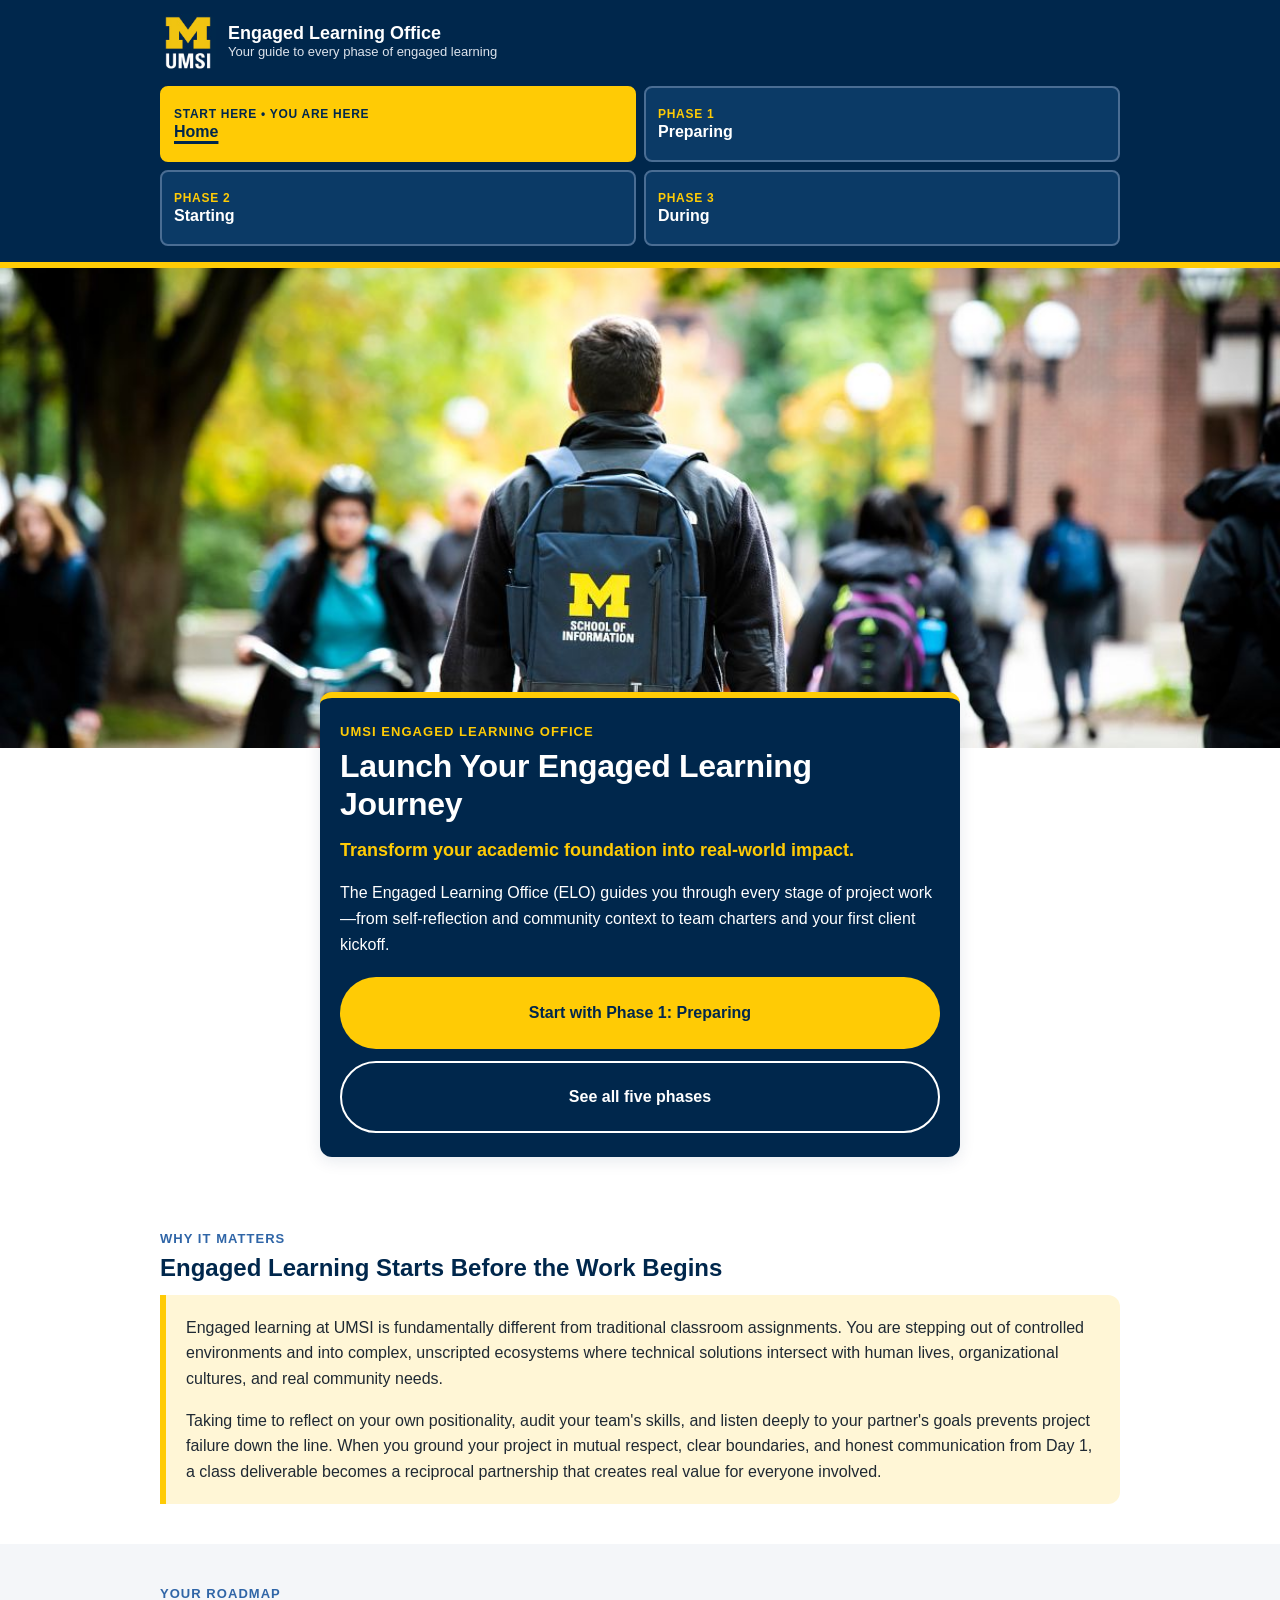
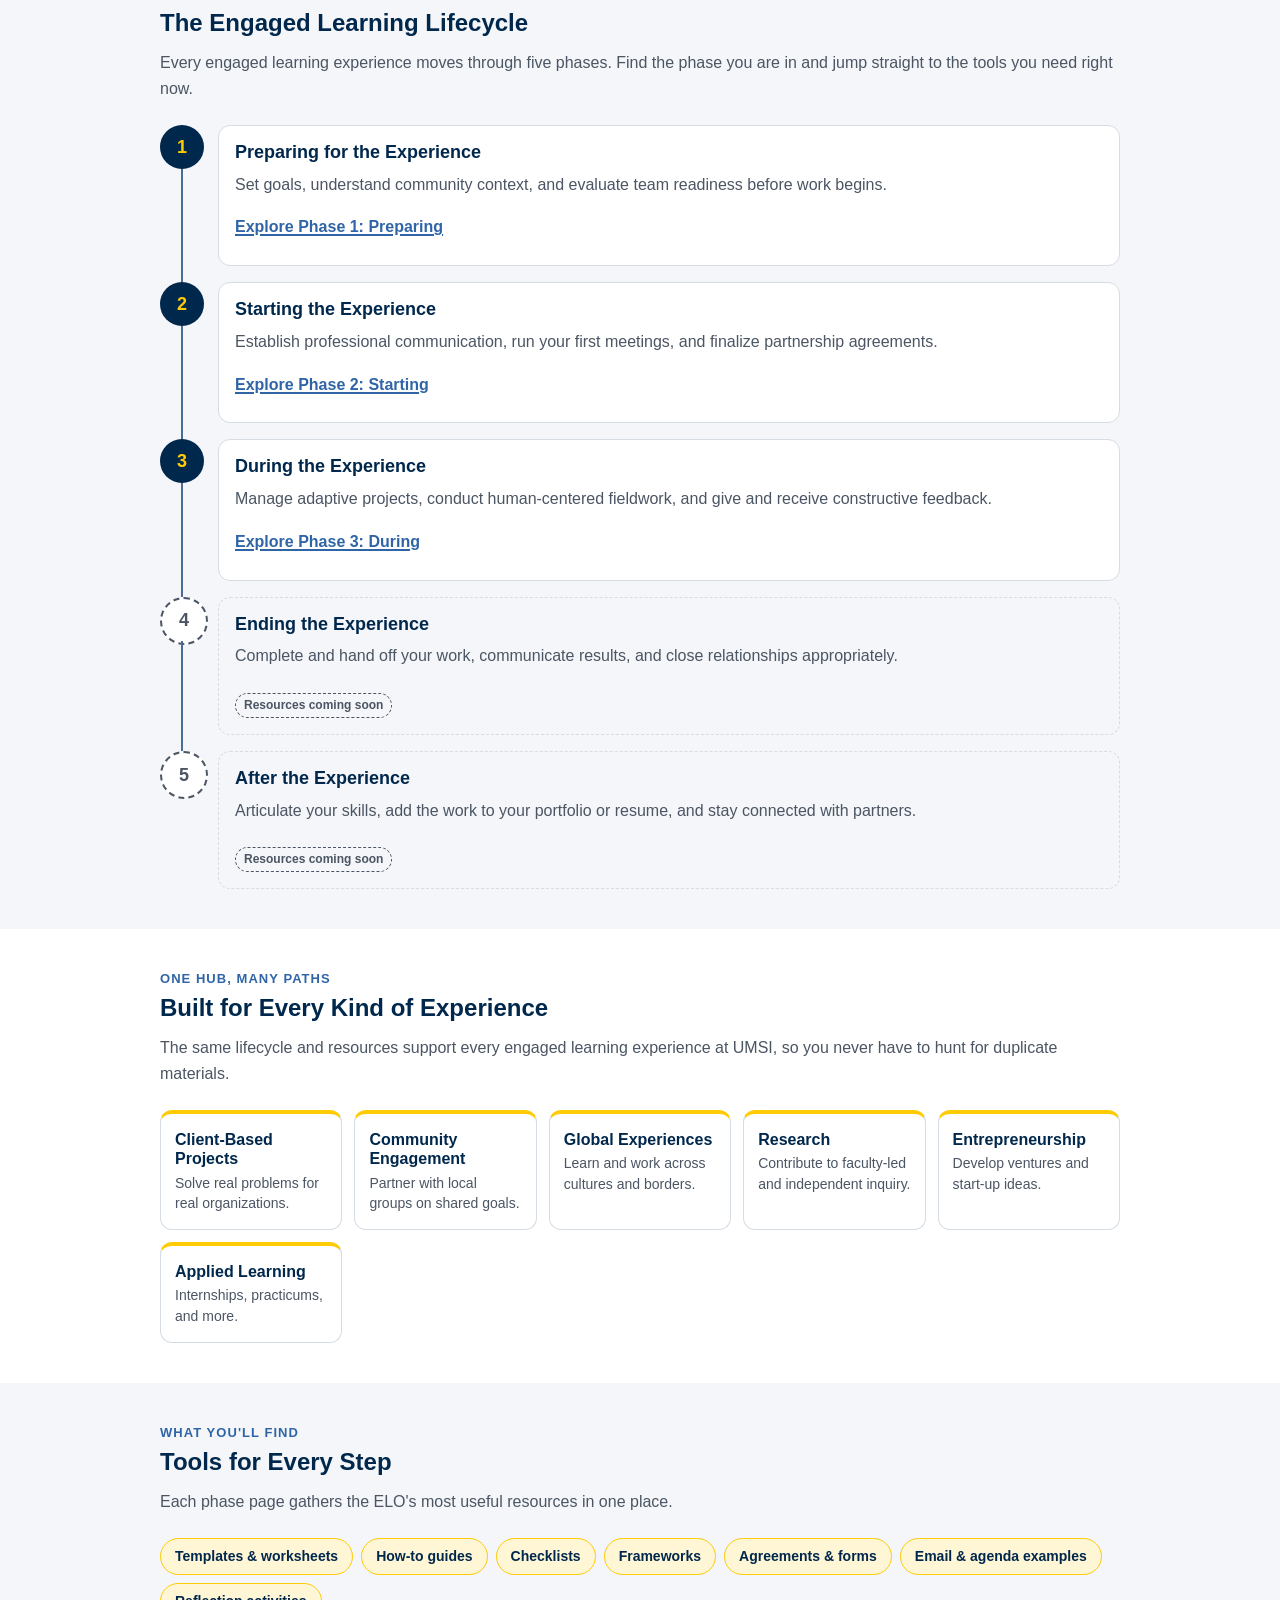
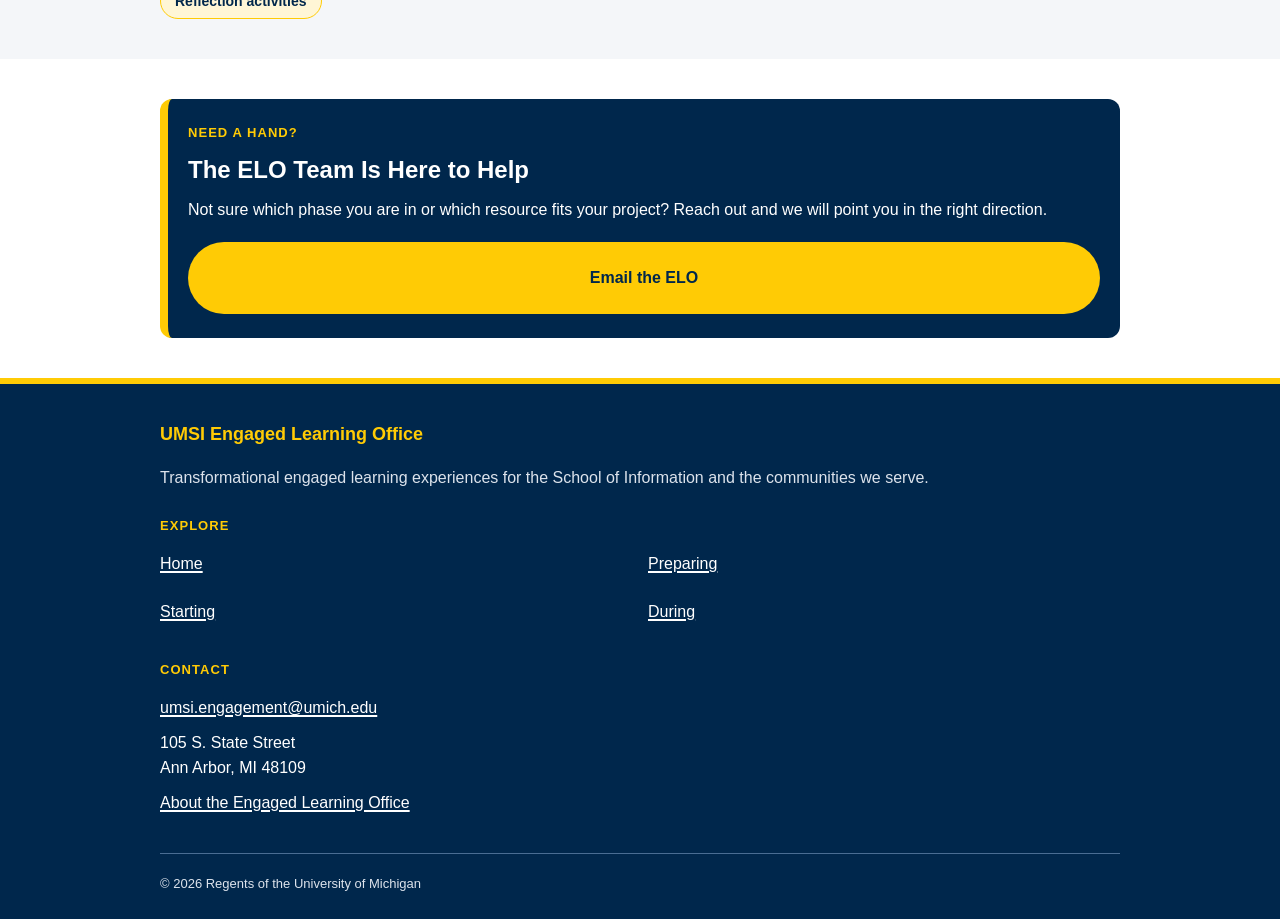
<file: index.html>
<!DOCTYPE html>
<html lang="en">
<head>
    <meta charset="UTF-8">
    <meta name="viewport" content="width=device-width, initial-scale=1.0">
    <meta name="description" content="A step-by-step guide to UMSI engaged learning resources, organized by each phase of your project.">
    <title>Home | UMSI Engaged Learning Office</title>
    <link rel="stylesheet" href="css/html5reset.css">
    <link rel="stylesheet" href="css/style.css">
</head>
<body>

    <a class="skip-link" href="#main">Skip to Main Content</a>

    <header class="site-header">
        <a class="brand-link" href="index.html">
            <img src="images/umsi-logo-small.jpg" alt="University of Michigan School of Information" width="160" height="160">
            <span>
                <span class="brand-name">Engaged Learning Office</span>
                <span class="brand-sub">Your guide to every phase of engaged learning</span>
            </span>
        </a>
        <nav aria-label="Main">
            <ul class="nav-list">
                <li><a href="index.html" aria-current="page"><span class="nav-kicker">Start here</span> <span class="nav-label">Home</span></a></li>
                <li><a href="prep.html"><span class="nav-kicker">Phase 1</span> <span class="nav-label">Preparing</span></a></li>
                <li><a href="starting.html"><span class="nav-kicker">Phase 2</span> <span class="nav-label">Starting</span></a></li>
                <li><a href="during.html"><span class="nav-kicker">Phase 3</span> <span class="nav-label">During</span></a></li>
            </ul>
        </nav>
    </header>

<main id="main" tabindex="-1">

    <section class="hero" aria-labelledby="page-title">
        <img class="hero-img"
             src="images/umsi-backpack-fall-800.jpg"
             srcset="images/umsi-backpack-fall-800.jpg 800w, images/umsi-backpack-fall.jpg 1200w"
             sizes="100vw"
             width="800" height="534"
             alt="A student wearing a UMSI backpack walks across the Diag on a fall day.">
        <div class="hero-card">
            <p class="eyebrow">UMSI Engaged Learning Office</p>
            <h1 id="page-title">Launch Your Engaged Learning Journey</h1>
            <p class="hero-tagline">Transform your academic foundation into real-world impact.</p>
            <p>The Engaged Learning Office (ELO) guides you through every stage of project work&mdash;from self-reflection and community context to team charters and your first client kickoff.</p>
            <div class="btn-row">
                <a class="btn btn-primary" href="prep.html">Start with Phase 1: Preparing</a>
                <a class="btn btn-ghost" href="#lifecycle">See all five phases</a>
            </div>
        </div>
    </section>

    <section class="section" aria-labelledby="why-title">
        <p class="eyebrow">Why it matters</p>
        <h2 id="why-title">Engaged Learning Starts Before the Work Begins</h2>
        <div class="callout">
            <p>Engaged learning at UMSI is fundamentally different from traditional classroom assignments. You are stepping out of controlled environments and into complex, unscripted ecosystems where technical solutions intersect with human lives, organizational cultures, and real community needs.</p>
            <p>Taking time to reflect on your own positionality, audit your team's skills, and listen deeply to your partner's goals prevents project failure down the line. When you ground your project in mutual respect, clear boundaries, and honest communication from Day 1, a class deliverable becomes a reciprocal partnership that creates real value for everyone involved.</p>
        </div>
    </section>

    <section class="section section-alt" id="lifecycle" aria-labelledby="lifecycle-title">
        <p class="eyebrow">Your roadmap</p>
        <h2 id="lifecycle-title">The Engaged Learning Lifecycle</h2>
        <p class="section-intro">Every engaged learning experience moves through five phases. Find the phase you are in and jump straight to the tools you need right now.</p>

        <ol class="timeline">
            <li class="timeline-item">
                <span class="timeline-num" aria-hidden="true">1</span>
                <div class="timeline-body">
                    <h3>Preparing for the Experience</h3>
                    <p>Set goals, understand community context, and evaluate team readiness before work begins.</p>
                    <a class="text-link" href="prep.html">Explore Phase 1: Preparing</a>
                </div>
            </li>
            <li class="timeline-item">
                <span class="timeline-num" aria-hidden="true">2</span>
                <div class="timeline-body">
                    <h3>Starting the Experience</h3>
                    <p>Establish professional communication, run your first meetings, and finalize partnership agreements.</p>
                    <a class="text-link" href="starting.html">Explore Phase 2: Starting</a>
                </div>
            </li>
            <li class="timeline-item">
                <span class="timeline-num" aria-hidden="true">3</span>
                <div class="timeline-body">
                    <h3>During the Experience</h3>
                    <p>Manage adaptive projects, conduct human-centered fieldwork, and give and receive constructive feedback.</p>
                    <a class="text-link" href="during.html">Explore Phase 3: During</a>
                </div>
            </li>
            <li class="timeline-item timeline-upcoming">
                <span class="timeline-num" aria-hidden="true">4</span>
                <div class="timeline-body">
                    <h3>Ending the Experience</h3>
                    <p>Complete and hand off your work, communicate results, and close relationships appropriately.</p>
                    <p class="status-tag">Resources coming soon</p>
                </div>
            </li>
            <li class="timeline-item timeline-upcoming">
                <span class="timeline-num" aria-hidden="true">5</span>
                <div class="timeline-body">
                    <h3>After the Experience</h3>
                    <p>Articulate your skills, add the work to your portfolio or resume, and stay connected with partners.</p>
                    <p class="status-tag">Resources coming soon</p>
                </div>
            </li>
        </ol>
    </section>

    <section class="section" aria-labelledby="types-title">
        <p class="eyebrow">One hub, many paths</p>
        <h2 id="types-title">Built for Every Kind of Experience</h2>
        <p class="section-intro">The same lifecycle and resources support every engaged learning experience at UMSI, so you never have to hunt for duplicate materials.</p>
        <ul class="type-grid">
            <li class="type-card">
                <h3>Client-Based Projects</h3>
                <p>Solve real problems for real organizations.</p>
            </li>
            <li class="type-card">
                <h3>Community Engagement</h3>
                <p>Partner with local groups on shared goals.</p>
            </li>
            <li class="type-card">
                <h3>Global Experiences</h3>
                <p>Learn and work across cultures and borders.</p>
            </li>
            <li class="type-card">
                <h3>Research</h3>
                <p>Contribute to faculty-led and independent inquiry.</p>
            </li>
            <li class="type-card">
                <h3>Entrepreneurship</h3>
                <p>Develop ventures and start-up ideas.</p>
            </li>
            <li class="type-card">
                <h3>Applied Learning</h3>
                <p>Internships, practicums, and more.</p>
            </li>
        </ul>
    </section>

    <section class="section section-alt" aria-labelledby="tools-title">
        <p class="eyebrow">What you'll find</p>
        <h2 id="tools-title">Tools for Every Step</h2>
        <p class="section-intro">Each phase page gathers the ELO's most useful resources in one place.</p>
        <ul class="chip-list">
            <li>Templates &amp; worksheets</li>
            <li>How-to guides</li>
            <li>Checklists</li>
            <li>Frameworks</li>
            <li>Agreements &amp; forms</li>
            <li>Email &amp; agenda examples</li>
            <li>Reflection activities</li>
        </ul>
    </section>

    <section class="section" aria-labelledby="help-title">
        <div class="help-banner">
            <p class="eyebrow">Need a hand?</p>
            <h2 id="help-title">The ELO Team Is Here to Help</h2>
            <p>Not sure which phase you are in or which resource fits your project? Reach out and we will point you in the right direction.</p>
            <a class="btn btn-primary" href="mailto:umsi.engagement@umich.edu">Email the ELO</a>
        </div>
    </section>

</main>

    <footer class="site-footer">
        <div>
            <p class="footer-title">UMSI Engaged Learning Office</p>
            <p class="footer-about">Transformational engaged learning experiences for the School of Information and the communities we serve.</p>
        </div>
        <nav aria-label="Footer">
            <h2 class="footer-heading">Explore</h2>
            <ul class="footer-links">
                <li><a href="index.html">Home</a></li>
                <li><a href="prep.html">Preparing</a></li>
                <li><a href="starting.html">Starting</a></li>
                <li><a href="during.html">During</a></li>
            </ul>
        </nav>
        <div class="footer-contact">
            <h2 class="footer-heading">Contact</h2>
            <address>
                <a href="mailto:umsi.engagement@umich.edu">umsi.engagement@umich.edu</a><br>
                105 S. State Street<br>
                Ann Arbor, MI 48109
            </address>
            <a href="https://www.si.umich.edu/programs/engaged-learning/about-engaged-learning-office">About the Engaged Learning Office</a>
        </div>
        <p class="footer-legal">&copy; 2026 Regents of the University of Michigan</p>
    </footer>

</body>
</html>
</file>
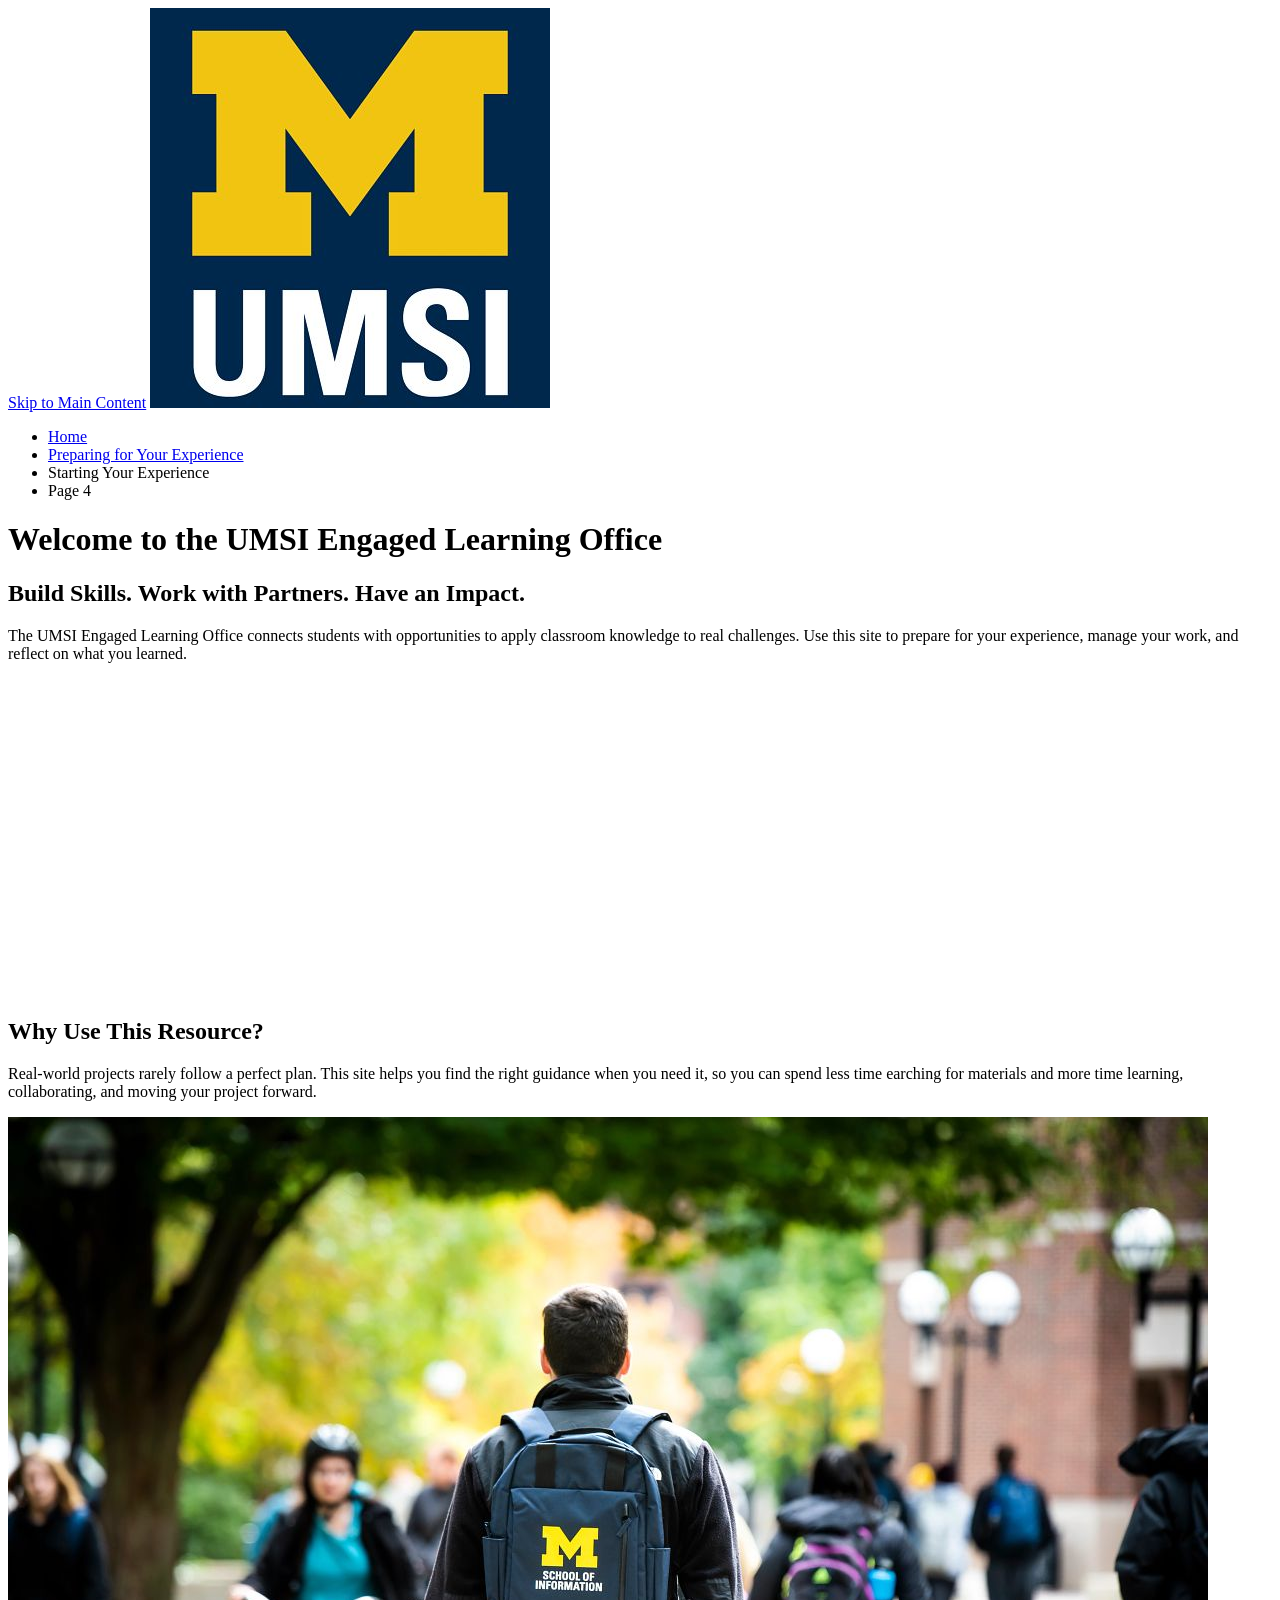
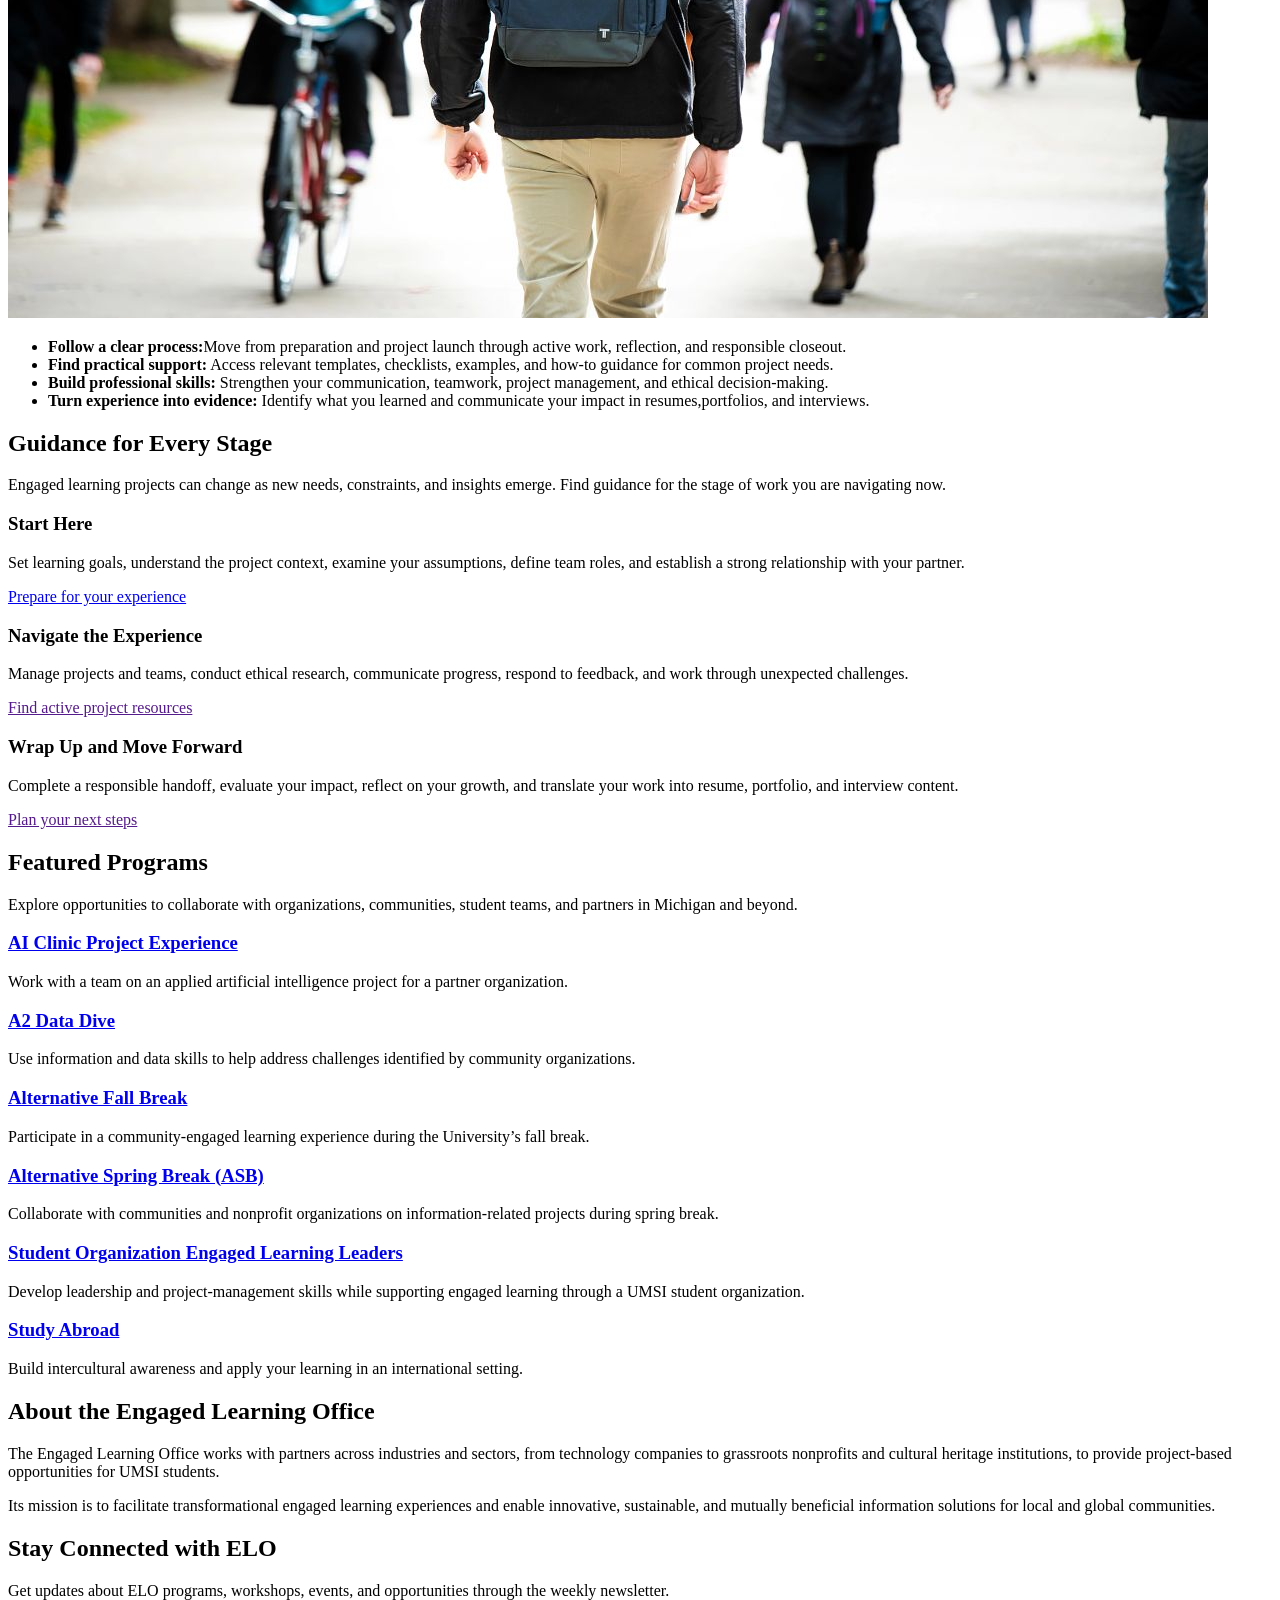
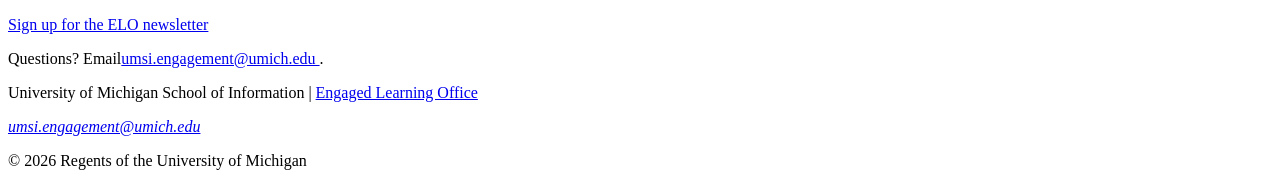
<file: Desktop/SI 338/client_project_starter_f26-main/index.html>
<!DOCTYPE html>
<html lang="en">
<head>
    <meta charset="UTF-8">
    <meta name="viewport" content="width=device-width, initial-scale=1.0">
    <title>Engaged Learning Resources | UMSI</title>

</head>
<body>

    <header>
  <a href = "#main">Skip to Main Content</a>
        <img src="images/UMSI_signature_vertical_informal_solidblue.jpg" alt="UMSI Logo">
        <nav>
            <ul>
                <li><a href = "index.html">Home</a></li>
                <li><a href = "prep.html">Preparing for Your Experience</a></li>
                <li><a>Starting Your Experience</a></li>
                <li><a>Page 4</a></li>
            </ul>
        </nav>
    <h1>Welcome to the UMSI Engaged Learning Office</h1>

    </header>
    <main id="main">
    <section>
      <h2>Build Skills. Work with Partners. Have an Impact.</h2>
      <p>
       The UMSI Engaged Learning Office connects students with opportunities to apply classroom knowledge to real challenges. Use this site to prepare for your experience, manage your work, and reflect on what you learned.
      </p>

      <iframe width="560px" height="315px" src="https://www.youtube.com/embed/81ZO9RfIJEQ?si=tBp82YWZMl1u7CVS" title="YouTube video player" frameborder="0" allow="accelerometer; autoplay; clipboard-write; encrypted-media; gyroscope; picture-in-picture; web-share" referrerpolicy="strict-origin-when-cross-origin" allowfullscreen></iframe>
         <!-- Note: this iframe might cause an Axe ARIA error - that's not on you that's on YouTube! -->
    </section>

<section>
    <h2>Why Use This Resource?</h2>

    <p>Real-world projects rarely follow a perfect plan. This site helps you find the right guidance when you need it, so you can spend less time earching for materials and more time learning, collaborating, and moving your project forward.
    </p>
        <img src="images/UMSI_CampusFall_UMSIBackpack_02.jpg" alt="A student wears a UMSI backpack in fall on the drag.">
    <ul>
        <li><strong>Follow a clear process:</strong>Move from preparation and project launch through active work, reflection, and responsible closeout.</li>
        <li><strong>Find practical support:</strong> Access relevant templates, checklists, examples, and how-to guidance for common project needs.</li>
        <li><strong>Build professional skills:</strong> Strengthen your communication, teamwork, project management, and ethical decision-making.</li>
        <li><strong>Turn experience into evidence:</strong> Identify what you learned and communicate your impact in resumes,portfolios, and interviews.</li>
    </ul>
</section>

 <section>
    <h2>Guidance for Every Stage</h2>
    <p>Engaged learning projects can change as new needs, constraints, and insights emerge. Find guidance for the stage of work you are navigating <srong>now.</strong></p>
    <article>
      <h3>Start Here</h3>
      <p>Set learning goals, understand the project context, examine your assumptions, define team roles, and establish a strong relationship with your partner.</p>
      <a href="prep.html">Prepare for your experience</a>
    </article>

    <article>
      <h3>Navigate the Experience</h3>
      <p>Manage projects and teams, conduct ethical research, communicate progress, respond to feedback, and work through unexpected challenges.</p>
      <a href="">Find active project resources</a>
    </article>

    <article>
      <h3>Wrap Up and Move Forward</h3>
      <p>Complete a responsible handoff, evaluate your impact, reflect on your growth, and translate your work into resume, portfolio, and interview content.</p>
      <a href="">Plan your next steps</a>
    </article>
  </section>

   <section>
    <h2>Featured Programs</h2>
    <p>Explore opportunities to collaborate with organizations, communities, student teams, and partners in Michigan and beyond.</p>
    <article>
    <h3><a href="https://mcompass.umich.edu/_portal/tds-program-brochure?programid=12810">AI Clinic Project Experience</a></h3>
    <p>Work with a team on an applied artificial intelligence project for a partner organization.</p>
    </article>

    <article>
    <h3><a href="https://mcompass.umich.edu/_portal/tds-program-brochure?programid=12556">A2 Data Dive</a></h3>
    <p>Use information and data skills to help address challenges identified by community organizations.</p>
    </article>

     <article>
      <h3><a href="https://mcompass.umich.edu/_portal/tds-program-brochure?programid=11297">Alternative Fall Break</a></h3>
      <p>Participate in a community-engaged learning experience during the University’s fall break.</p>
    </article>

    <article>
      <h3><a href="https://mcompass.umich.edu/_portal/tds-program-brochure?programid=10621">Alternative Spring Break (ASB)</a></h3>
       <p>Collaborate with communities and nonprofit organizations on information-related projects during spring break.</p>
    </article>

    <article>
      <h3><a href="https://mcompass.umich.edu/_portal/tds-program-brochure?programid=12294">Student Organization Engaged Learning Leaders</a></h3>
       <p>Develop leadership and project-management skills while supporting engaged learning through a UMSI student organization.</p>
    </article>

    <article>
      <h3><a href="https://www.si.umich.edu/student-life/study-abroad">Study Abroad</a></h3>
      <p>Build intercultural awareness and apply your learning in an international setting. </p>
    </article>
   </section>
  <section>
    <h2>About the Engaged Learning Office</h2>
    <p>The Engaged Learning Office works with partners across industries and sectors, from technology companies to grassroots nonprofits and cultural heritage institutions, to provide project-based opportunities for UMSI students.</p>
    <p>Its mission is to facilitate transformational engaged learning experiences and enable innovative, sustainable, and mutually beneficial information solutions for local and global communities.</p>
  </section>
  <aside>
    <h2>Stay Connected with ELO</h2>
    <p>Get updates about ELO programs, workshops, events, and opportunities through the weekly newsletter.</p>
    <div>
       <a href="https://umsi.info/elo-newsletter"> Sign up for the ELO newsletter</a>
    </div>
    <p>Questions? Email<a href="mailto:umsi.engagement@umich.edu">umsi.engagement@umich.edu </a>.</p>
  </aside>


        <!-- Content taken & modified from UMGPT with the prompt, "Write me a webpage of intro content to help meet the following requirements - this is for the home page": and then pasted in the client objectives & project requirements"
        UMGPT. (2026). UMGPT ( GPT-5.6 Sol September 7th version) [Large language model]. -->
    </main>
    <footer>
        <p>University of Michigan School of Information | <a href="https://www.si.umich.edu/programs/engaged-learning/about-engaged-learning-office">Engaged Learning Office </a></p>
      <address>
        <a href="mailto:umsi.engagement@umich.edu">umsi.engagement@umich.edu</a>
      </address>
      <p>&copy; 2026 Regents of the University of Michigan</p>
    </footer>
</body>
</html>
</file>
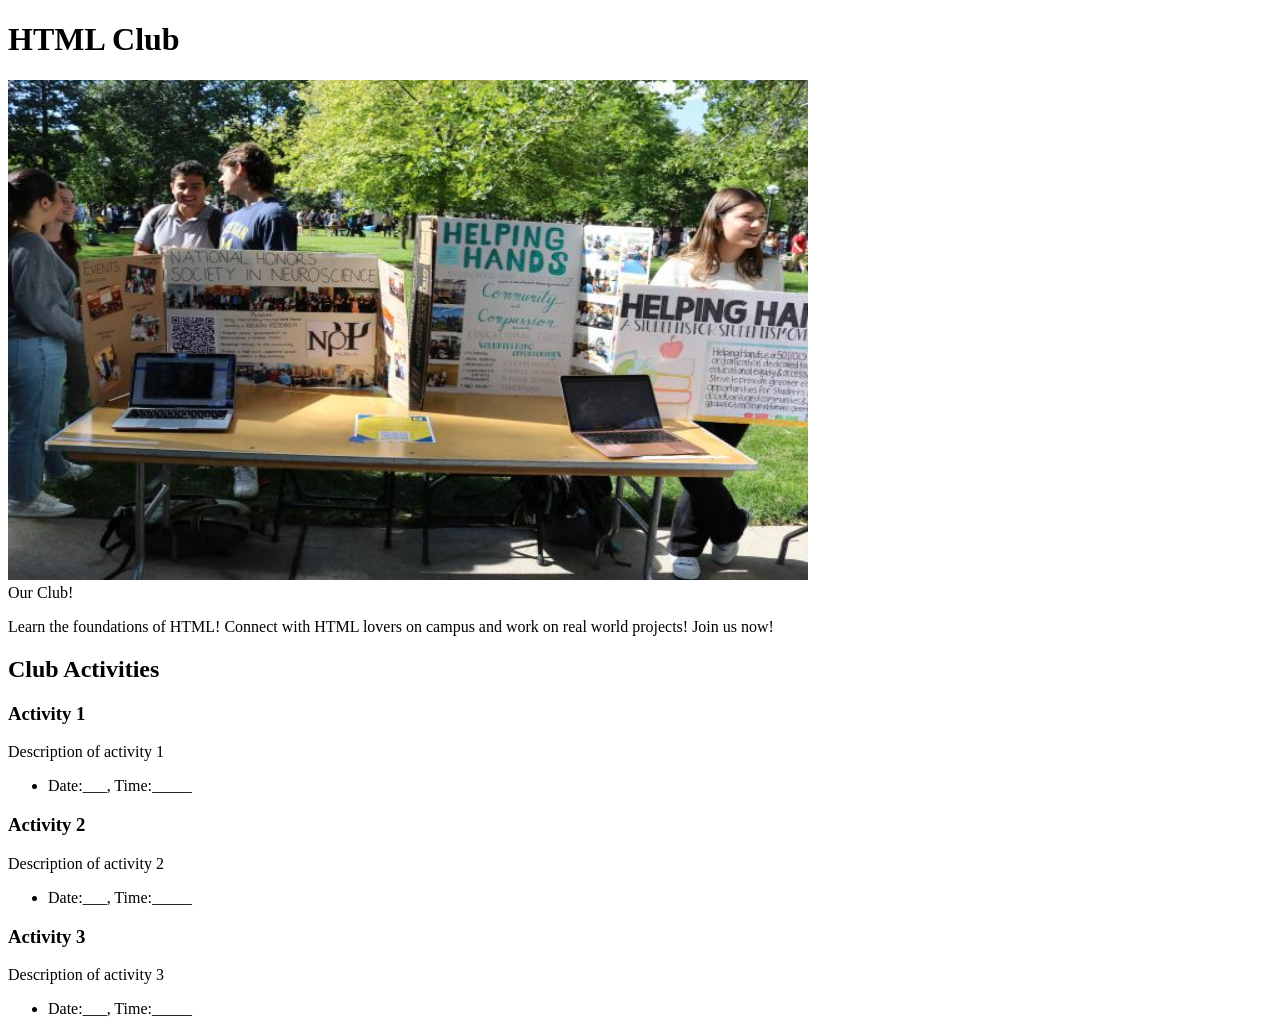
<file: Desktop/SI 338/week1/index.html>
<!DOCTYPE html>
<html lang="en">
<head>
    <meta charset="UTF-8">
    <meta name="viewport" content="width=device-width, initial-scale=1.0">
    <title>Document</title>
</head>
<body>
    <h1>HTML Club</h1>

    <img src="images/IMG_2217.jpeg" alt="Our Club!" width="800" height="500">
    <figcaption>Our Club!</figcaption>

    <p>Learn the foundations of HTML! Connect with HTML lovers on campus and work on real world projects! Join us now! </p>

    <h2>Club Activities<h2> 

    <h3>Activity 1</h3>
    <p>Description of activity 1</p>
    <ul>
        <li>Date:___, Time:_____</li>
    </ul>

    <h3>Activity 2</h3>
    <p>Description of activity 2</p>
    <ul>
        <li>Date:___, Time:_____</li>
    </ul>

    <h3>Activity 3</h3>
    <p>Description of activity 3</p>
    <ul>
        <li>Date:___, Time:_____</li>
    </ul>

</body>
</html>
</file>
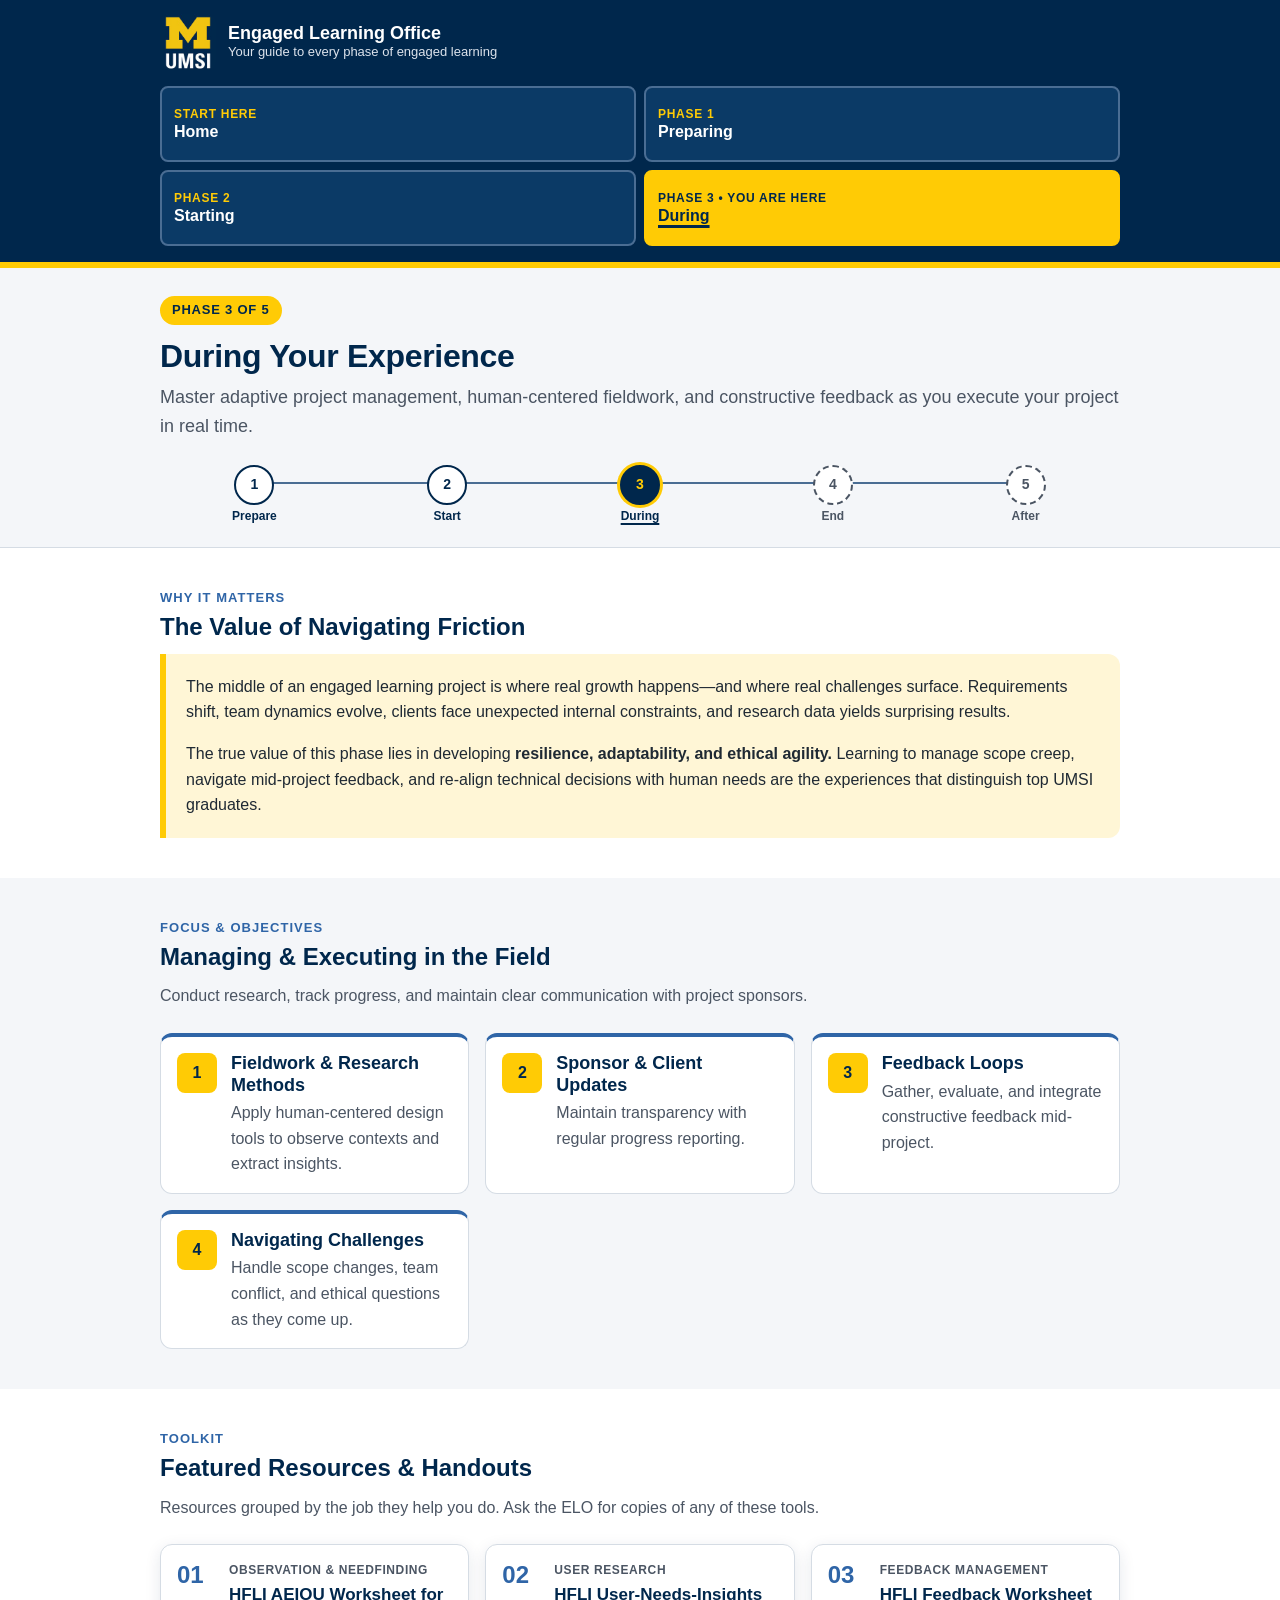
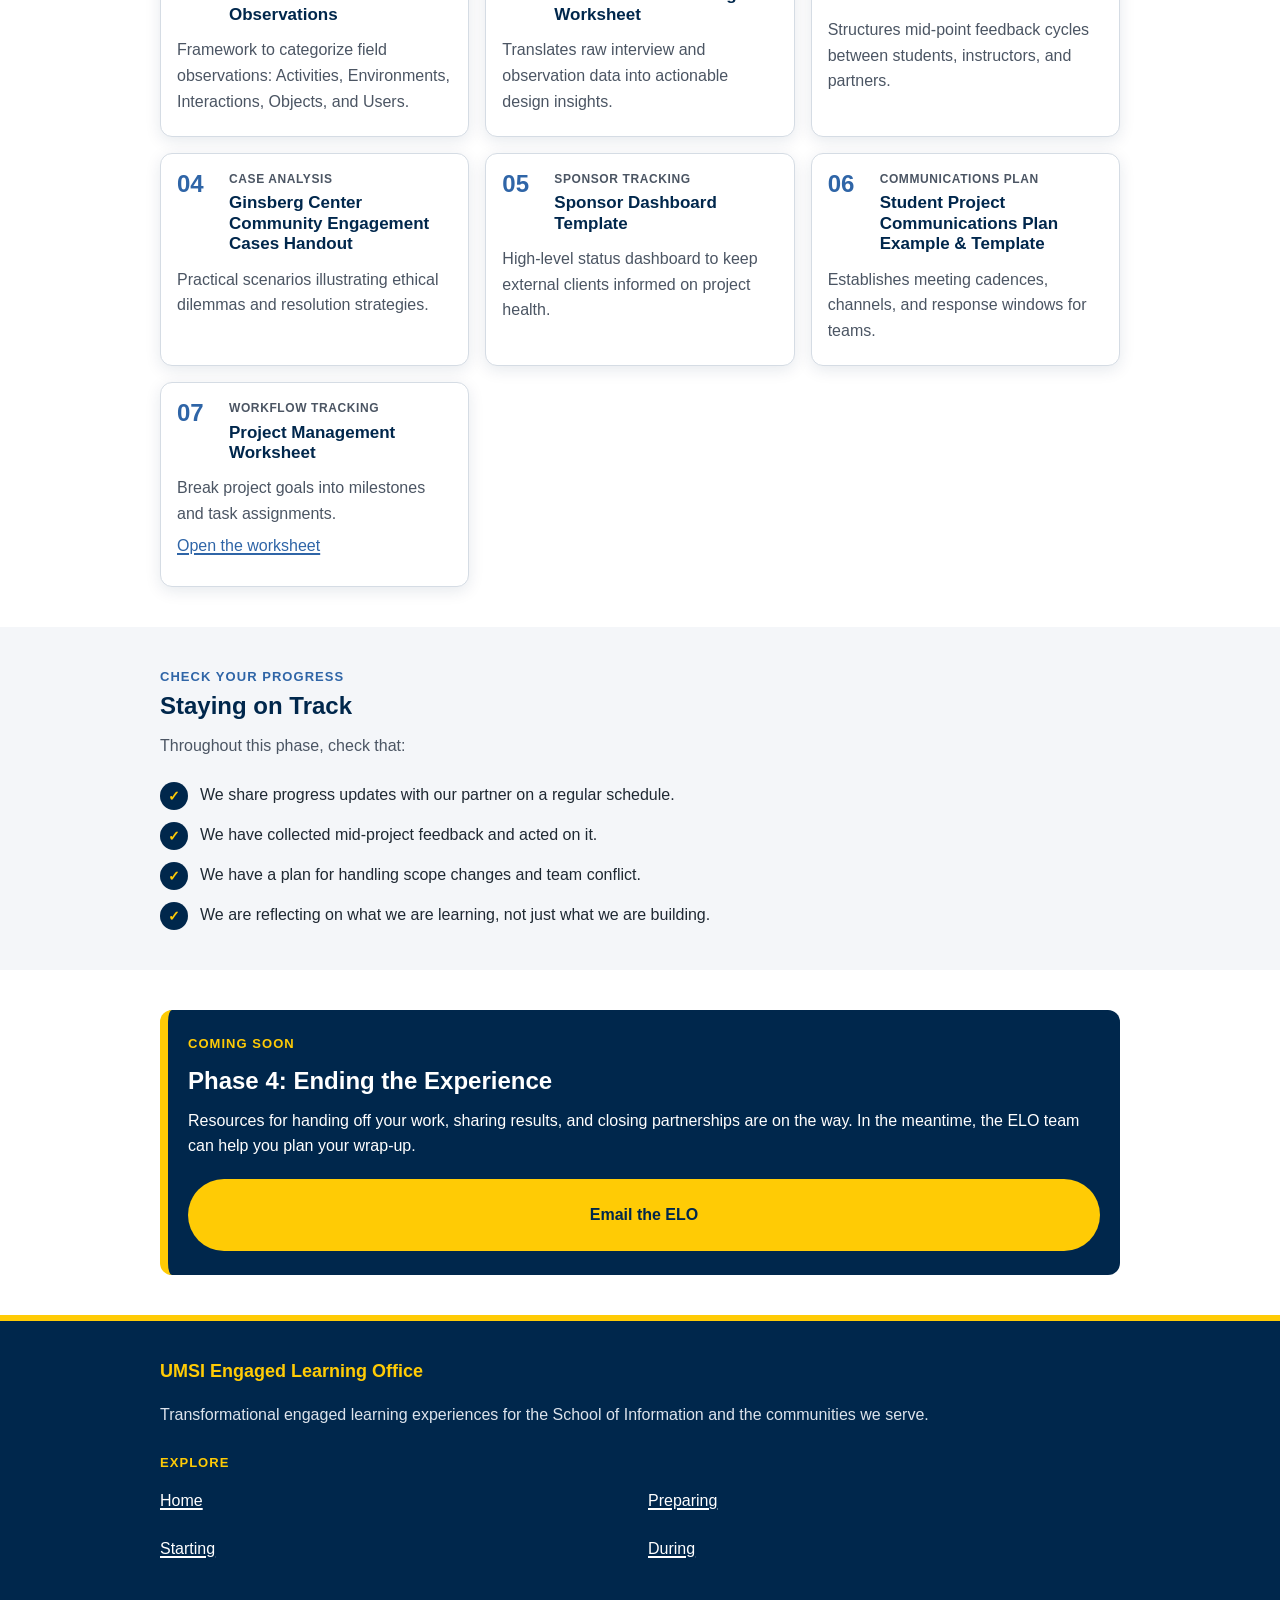
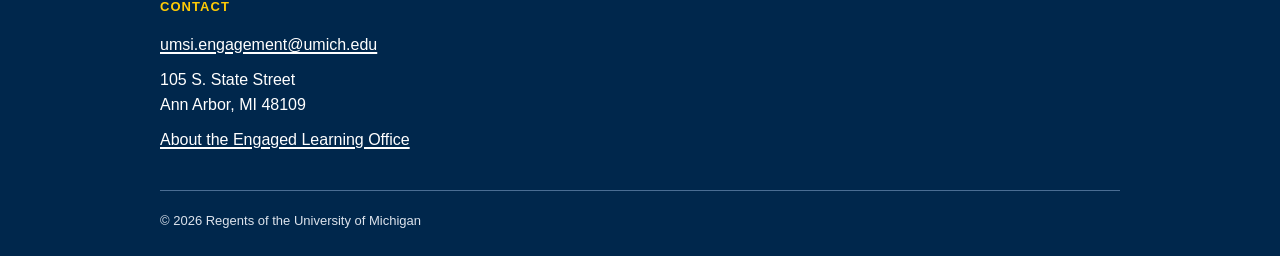
<file: during.html>
<!DOCTYPE html>
<html lang="en">
<head>
    <meta charset="UTF-8">
    <meta name="viewport" content="width=device-width, initial-scale=1.0">
    <meta name="description" content="Phase 3 of the UMSI engaged learning lifecycle: manage your project, communicate with partners, and navigate challenges.">
    <title>During Your Experience | UMSI Engaged Learning Office</title>
    <link rel="stylesheet" href="css/html5reset.css">
    <link rel="stylesheet" href="css/style.css">
</head>
<body>

    <a class="skip-link" href="#main">Skip to Main Content</a>

    <header class="site-header">
        <a class="brand-link" href="index.html">
            <img src="images/umsi-logo-small.jpg" alt="University of Michigan School of Information" width="160" height="160">
            <span>
                <span class="brand-name">Engaged Learning Office</span>
                <span class="brand-sub">Your guide to every phase of engaged learning</span>
            </span>
        </a>
        <nav aria-label="Main">
            <ul class="nav-list">
                <li><a href="index.html"><span class="nav-kicker">Start here</span> <span class="nav-label">Home</span></a></li>
                <li><a href="prep.html"><span class="nav-kicker">Phase 1</span> <span class="nav-label">Preparing</span></a></li>
                <li><a href="starting.html"><span class="nav-kicker">Phase 2</span> <span class="nav-label">Starting</span></a></li>
                <li><a href="during.html" aria-current="page"><span class="nav-kicker">Phase 3</span> <span class="nav-label">During</span></a></li>
            </ul>
        </nav>
    </header>

<main id="main" tabindex="-1">

    <section class="page-intro" aria-labelledby="page-title">
        <p class="phase-badge">Phase 3 of 5</p>
        <h1 id="page-title">During Your Experience</h1>
        <p class="lead">Master adaptive project management, human-centered fieldwork, and constructive feedback as you execute your project in real time.</p>

        <ol class="journey" aria-label="Engaged learning lifecycle progress">
            <li><a class="journey-step" href="prep.html"><span class="journey-num">1</span><span class="journey-label">Prepare</span></a></li>
            <li><a class="journey-step" href="starting.html"><span class="journey-num">2</span><span class="journey-label">Start</span></a></li>
            <li><span class="journey-step" aria-current="step"><span class="journey-num">3</span><span class="journey-label">During</span></span></li>
            <li><span class="journey-step journey-upcoming"><span class="journey-num">4</span><span class="journey-label">End<span class="visually-hidden"> (coming soon)</span></span></span></li>
            <li><span class="journey-step journey-upcoming"><span class="journey-num">5</span><span class="journey-label">After<span class="visually-hidden"> (coming soon)</span></span></span></li>
        </ol>
    </section>

    <section class="section" aria-labelledby="why-title">
        <p class="eyebrow">Why it matters</p>
        <h2 id="why-title">The Value of Navigating Friction</h2>
        <div class="callout">
            <p>The middle of an engaged learning project is where real growth happens&mdash;and where real challenges surface. Requirements shift, team dynamics evolve, clients face unexpected internal constraints, and research data yields surprising results.</p>
            <p>The true value of this phase lies in developing <strong>resilience, adaptability, and ethical agility.</strong> Learning to manage scope creep, navigate mid-project feedback, and re-align technical decisions with human needs are the experiences that distinguish top UMSI graduates.</p>
        </div>
    </section>

    <section class="section section-alt" aria-labelledby="goals-title">
        <p class="eyebrow">Focus &amp; objectives</p>
        <h2 id="goals-title">Managing &amp; Executing in the Field</h2>
        <p class="section-intro">Conduct research, track progress, and maintain clear communication with project sponsors.</p>
        <ol class="goal-grid">
            <li class="goal-card">
                <h3>Fieldwork &amp; Research Methods</h3>
                <p>Apply human-centered design tools to observe contexts and extract insights.</p>
            </li>
            <li class="goal-card">
                <h3>Sponsor &amp; Client Updates</h3>
                <p>Maintain transparency with regular progress reporting.</p>
            </li>
            <li class="goal-card">
                <h3>Feedback Loops</h3>
                <p>Gather, evaluate, and integrate constructive feedback mid-project.</p>
            </li>
            <li class="goal-card">
                <h3>Navigating Challenges</h3>
                <p>Handle scope changes, team conflict, and ethical questions as they come up.</p>
            </li>
        </ol>
    </section>

    <section class="section" aria-labelledby="resources-title">
        <p class="eyebrow">Toolkit</p>
        <h2 id="resources-title">Featured Resources &amp; Handouts</h2>
        <p class="section-intro">Resources grouped by the job they help you do. Ask the ELO for copies of any of these tools.</p>
        <ol class="resource-list">
            <li class="resource-card">
                <p class="resource-type">Observation &amp; needfinding</p>
                <h3>HFLI AEIOU Worksheet for Observations</h3>
                <p class="resource-desc">Framework to categorize field observations: Activities, Environments, Interactions, Objects, and Users.</p>
            </li>
            <li class="resource-card">
                <p class="resource-type">User research</p>
                <h3>HFLI User-Needs-Insights Worksheet</h3>
                <p class="resource-desc">Translates raw interview and observation data into actionable design insights.</p>
            </li>
            <li class="resource-card">
                <p class="resource-type">Feedback management</p>
                <h3>HFLI Feedback Worksheet</h3>
                <p class="resource-desc">Structures mid-point feedback cycles between students, instructors, and partners.</p>
            </li>
            <li class="resource-card">
                <p class="resource-type">Case analysis</p>
                <h3>Ginsberg Center Community Engagement Cases Handout</h3>
                <p class="resource-desc">Practical scenarios illustrating ethical dilemmas and resolution strategies.</p>
            </li>
            <li class="resource-card">
                <p class="resource-type">Sponsor tracking</p>
                <h3>Sponsor Dashboard Template</h3>
                <p class="resource-desc">High-level status dashboard to keep external clients informed on project health.</p>
            </li>
            <li class="resource-card">
                <p class="resource-type">Communications plan</p>
                <h3>Student Project Communications Plan Example &amp; Template</h3>
                <p class="resource-desc">Establishes meeting cadences, channels, and response windows for teams.</p>
            </li>
            <li class="resource-card">
                <p class="resource-type">Workflow tracking</p>
                <h3>Project Management Worksheet</h3>
                <p class="resource-desc">Break project goals into milestones and task assignments. <a href="https://docs.google.com/document/d/1twc-7TYWmb_PNrOBiDI1NuJqJAuhluTICr22GRd_NLc/edit?usp=drive_link">Open the worksheet</a></p>
            </li>
        </ol>
    </section>

    <section class="section section-alt" aria-labelledby="ready-title">
        <p class="eyebrow">Check your progress</p>
        <h2 id="ready-title">Staying on Track</h2>
        <p class="section-intro">Throughout this phase, check that:</p>
        <ul class="checklist">
            <li>We share progress updates with our partner on a regular schedule.</li>
            <li>We have collected mid-project feedback and acted on it.</li>
            <li>We have a plan for handling scope changes and team conflict.</li>
            <li>We are reflecting on what we are learning, not just what we are building.</li>
        </ul>
    </section>

    <section class="section" aria-labelledby="next-title">
        <div class="next-step">
            <p class="eyebrow">Coming soon</p>
            <h2 id="next-title">Phase 4: Ending the Experience</h2>
            <p>Resources for handing off your work, sharing results, and closing partnerships are on the way. In the meantime, the ELO team can help you plan your wrap-up.</p>
            <a class="btn btn-primary" href="mailto:umsi.engagement@umich.edu">Email the ELO</a>
        </div>
    </section>

</main>

    <footer class="site-footer">
        <div>
            <p class="footer-title">UMSI Engaged Learning Office</p>
            <p class="footer-about">Transformational engaged learning experiences for the School of Information and the communities we serve.</p>
        </div>
        <nav aria-label="Footer">
            <h2 class="footer-heading">Explore</h2>
            <ul class="footer-links">
                <li><a href="index.html">Home</a></li>
                <li><a href="prep.html">Preparing</a></li>
                <li><a href="starting.html">Starting</a></li>
                <li><a href="during.html">During</a></li>
            </ul>
        </nav>
        <div class="footer-contact">
            <h2 class="footer-heading">Contact</h2>
            <address>
                <a href="mailto:umsi.engagement@umich.edu">umsi.engagement@umich.edu</a><br>
                105 S. State Street<br>
                Ann Arbor, MI 48109
            </address>
            <a href="https://www.si.umich.edu/programs/engaged-learning/about-engaged-learning-office">About the Engaged Learning Office</a>
        </div>
        <p class="footer-legal">&copy; 2026 Regents of the University of Michigan</p>
    </footer>

</body>
</html>
</file>
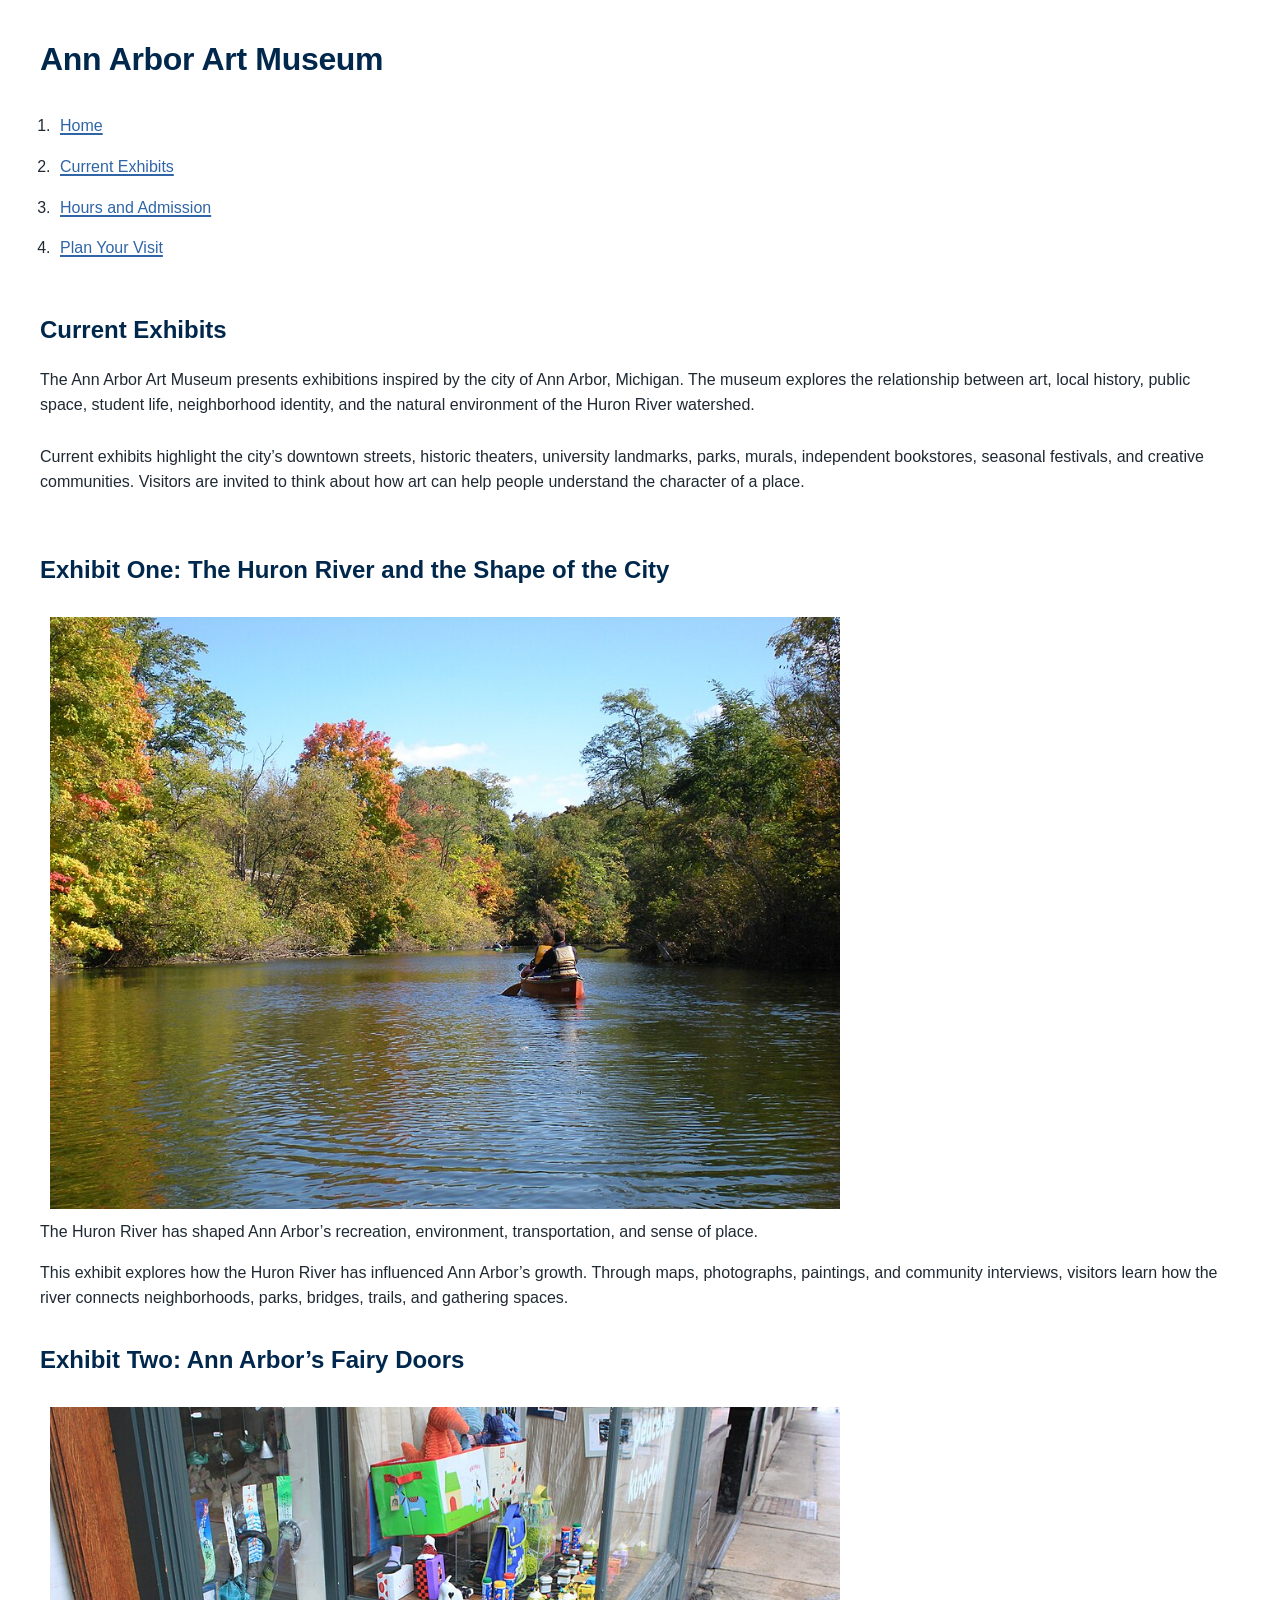
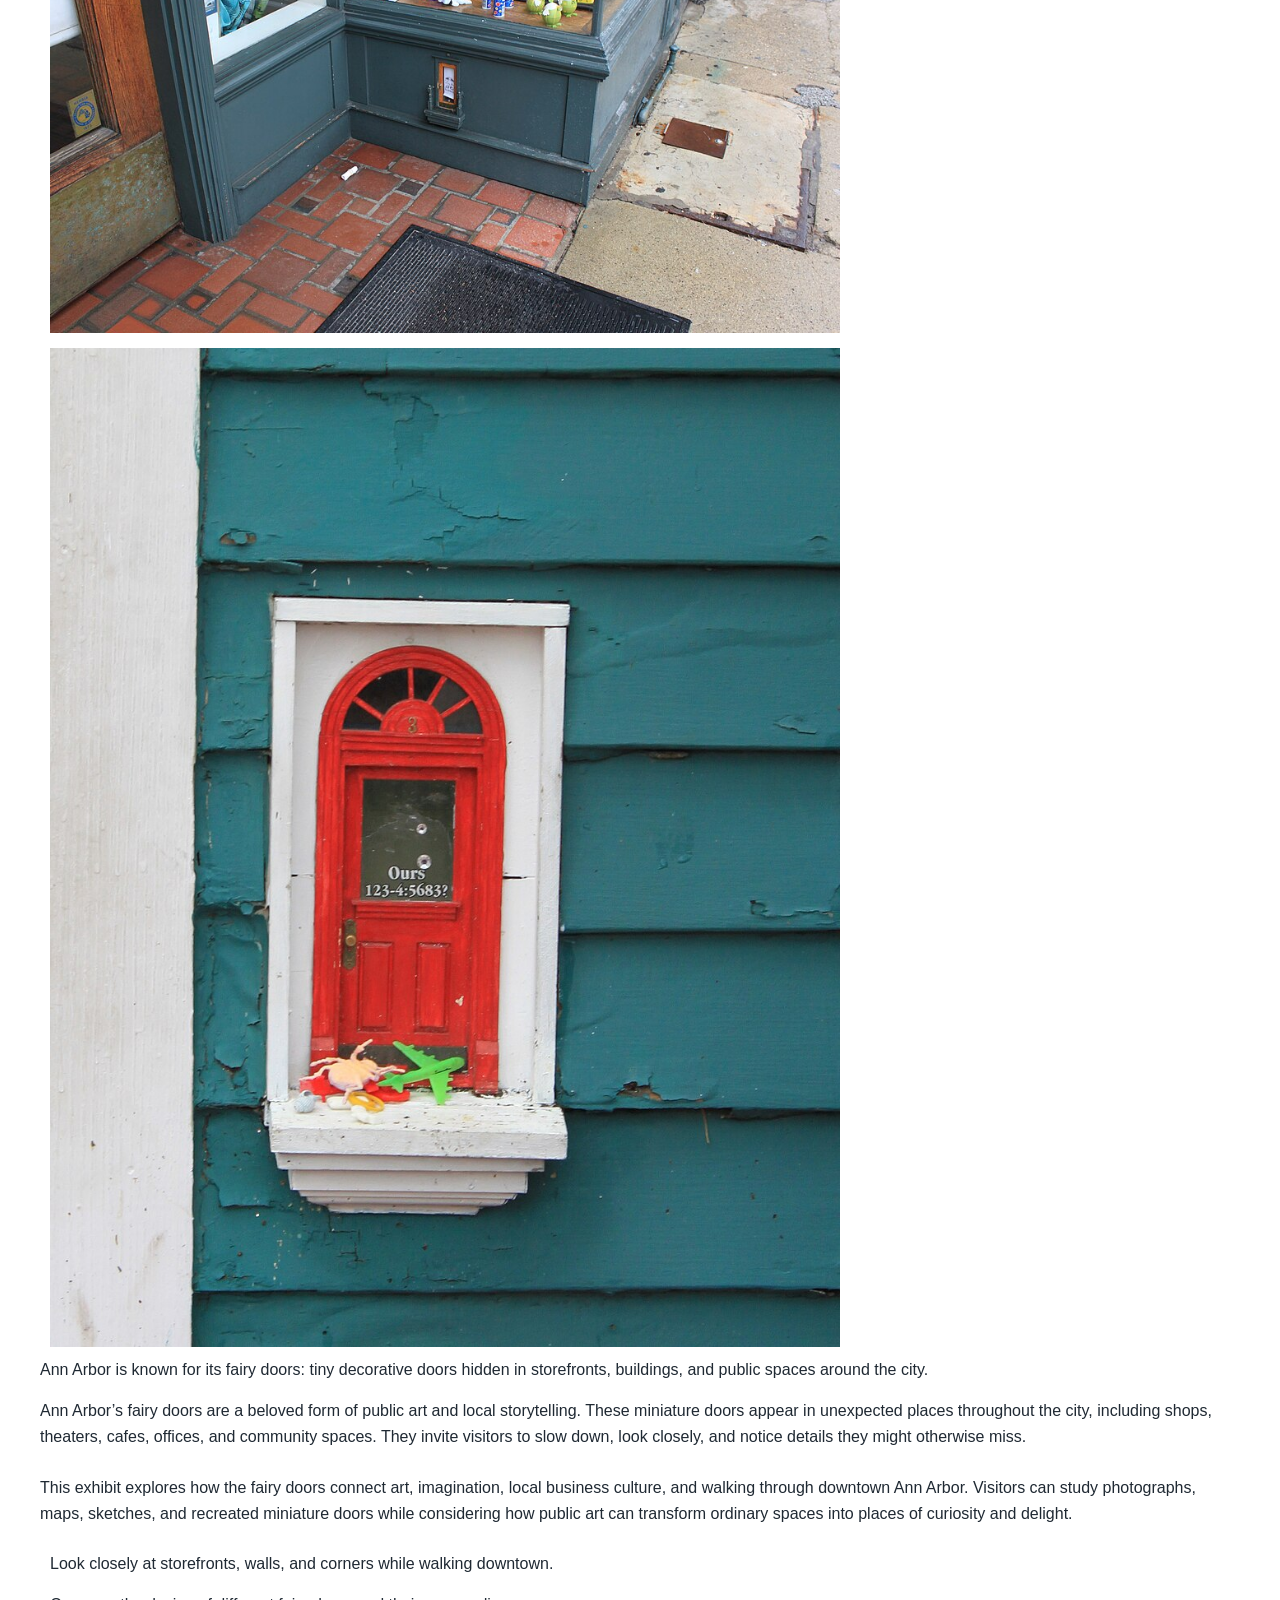
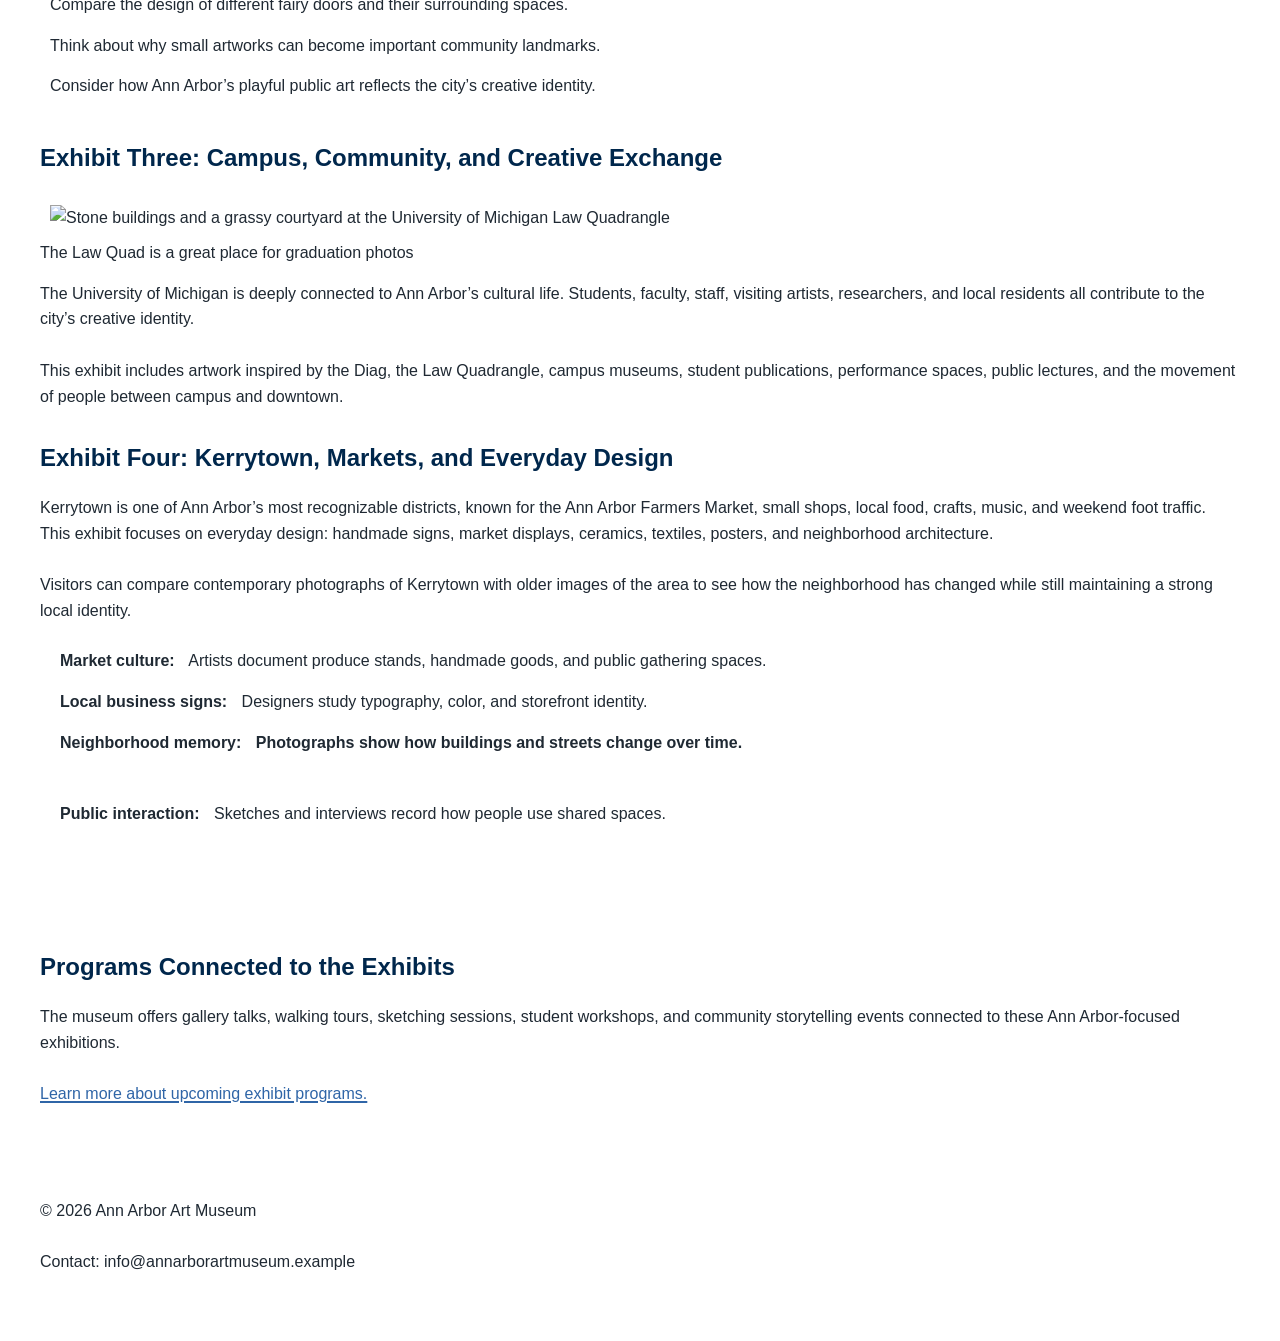
<file: exhibits.html>
<!DOCTYPE html>
<!-- Note this page has #10 bugs -->
<html>

<head>
  <meta charset="UTF-8">
  <meta name="viewport" content="width=device-width, initial-scale=1.0">
	<link rel="icon" href="images/ann_arbor.ico">
  <link rel="stylesheet" href="css/reset.css">
<link rel="stylesheet" href="css/style.css">
  <title>Current Exhibits | Ann Arbor Art Museum</title>
</head>

<body>
  <header>
    <h1>Ann Arbor Art Museum</h1>

    <nav>
      <ol>
        <li><a href="index">Home</a></li>
        <li class="active"><a href="exhibits.html">Current Exhibits</a></li>
        <li><a href="hours.html">Hours and Admission</a></li>
        <li><a href="visit.html">Plan Your Visit</a></li>
      </ol>
    </nav>
  </header>

  <main>
    <section>
      <h2>Current Exhibits</h2>

      <p> The Ann Arbor Art Museum presents exhibitions inspired by the city of Ann Arbor, Michigan. The museum explores the relationship between art, local history, public space, student life, neighborhood identity, and the natural environment of the Huron River watershed. </p>

      <p>Current exhibits highlight the city’s downtown streets, historic theaters, university landmarks, parks, murals, independent bookstores, seasonal festivals, and creative communities. Visitors are invited to think about how art can help people understand the character of a place. <p>

    </section>

    <section>
      <h2>Exhibit One: The Huron River and the Shape of the City</h2>

      <figure>
          <img
            src="images/Huron_River_in_Ann_Arbor_(8740760787).jpg"
            alt="The Huron River flowing through a wooded area in Ann Arbor"
            width="800">
        <figcaption> The Huron River has shaped Ann Arbor’s recreation, environment, transportation, and sense of place. </figcaption>
      </figure>

      <p>This exhibit explores how the Huron River has influenced Ann Arbor’s growth. Through maps, photographs, paintings, and community interviews, visitors learn how the river connects neighborhoods, parks, bridges, trails, and gathering spaces.</p>

    </section>

    <section>
  <h2>Exhibit Two: Ann Arbor’s Fairy Doors</h2>

  <figure>
      <img
        src="images/Fairy_door_at_Peaceable_Kingom_Ann_Arbor_Michigan.JPG"
        width="800">
      <img
        src="images/Fairy_door_at_Red_Shoes_Ann_Arbor_Michigan_close-up.JPG"
        alt="red shoes fairy door"
        width="800">
    <figcaption>Ann Arbor is known for its fairy doors: tiny decorative doors hidden in storefronts, buildings, and public spaces around the city.</figcaption>
  </figure>

  <p>Ann Arbor’s fairy doors are a beloved form of public art and local storytelling. These miniature doors appear in unexpected places throughout the city, including shops, theaters, cafes, offices, and community spaces. They invite visitors to slow down, look closely, and notice details they might otherwise miss.</p>

  <p>This exhibit explores how the fairy doors connect art, imagination, local business culture, and walking through downtown Ann Arbor. Visitors can study photographs, maps, sketches, and recreated miniature doors while considering how public art can transform ordinary spaces into places of curiosity and delight.</p>

  <ul>
    <li>Look closely at storefronts, walls, and corners while walking downtown.</li>
    <li>Compare the design of different fairy doors and their surrounding spaces.</li>
    <li>Think about why small artworks can become important community landmarks.</li>
    <li>Consider how Ann Arbor’s playful public art reflects the city’s creative identity.</li>
  </ul>
</section>

    <section>
      <h2>Exhibit Three: Campus, Community, and Creative Exchange</h2>

      <figure>
          <img
  
            alt="Stone buildings and a grassy courtyard at the University of Michigan Law Quadrangle"
            width="800">
          <figcaption>The Law Quad is a great place for graduation photos</figcaption>

      </figure>

      <p>The University of Michigan is deeply connected to Ann Arbor’s cultural life. Students, faculty, staff, visiting artists, researchers, and local residents all contribute to the city’s creative identity.</p>

      <p>This exhibit includes artwork inspired by the Diag, the Law Quadrangle, campus museums, student publications, performance spaces, public lectures, and the movement of people between campus and downtown.</p>
    </section>

    <section>
      <h2>Exhibit Four: Kerrytown, Markets, and Everyday Design</h2>

      <p>Kerrytown is one of Ann Arbor’s most recognizable districts, known for the Ann Arbor Farmers Market, small shops, local food, crafts, music, and weekend foot traffic. This exhibit focuses on everyday design: handmade signs, market displays, ceramics, textiles, posters, and neighborhood architecture.</p>

      <p>Visitors can compare contemporary photographs of Kerrytown with older images of the area to see how the neighborhood has changed while still maintaining a strong local identity. </p>

      <ul>
        <li><strong>Market culture:</strong> Artists document produce stands, handmade goods, and public gathering spaces.

        <li><strong>Local business signs:</strong> Designers study typography, color, and storefront identity.</li>
        <li><strong>Neighborhood memory:<strong> Photographs show how buildings and streets change over time.</li>
        <li><strong>Public interaction:</strong> Sketches and interviews record how people use shared spaces.</li>
      </ul>
    </section>

    <section>
      <h2>Programs Connected to the Exhibits</h2>

      <p>The museum offers gallery talks, walking tours, sketching sessions, student workshops, and community storytelling events connected to these Ann Arbor-focused exhibitions. </p>

      <p>
        <a href="#">Learn more about upcoming exhibit programs.</a>


      </p>
    </section>
  </main>

  <footer>
    <p>&copy; 2026 Ann Arbor Art Museum</p>

    <p>Contact: info@annarborartmuseum.example</p>
  </footer>
</body>
</html>
</file>
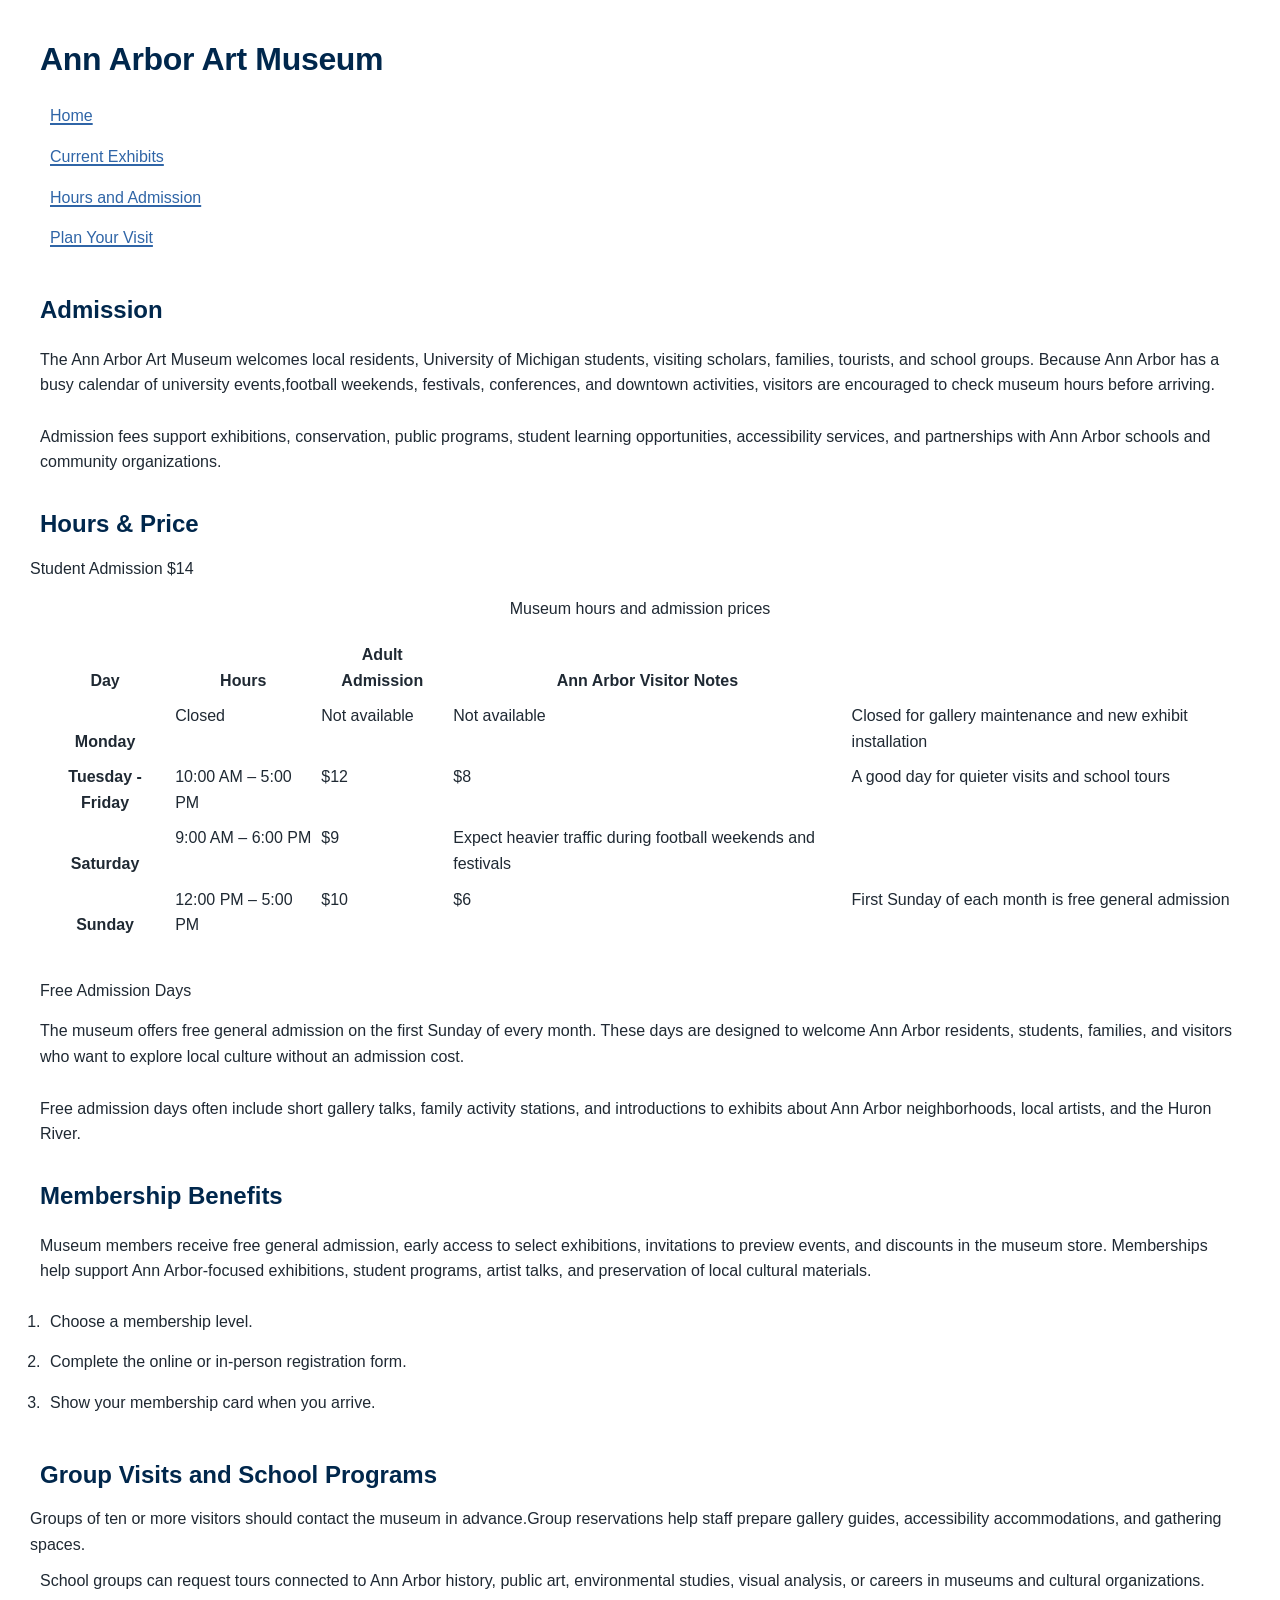
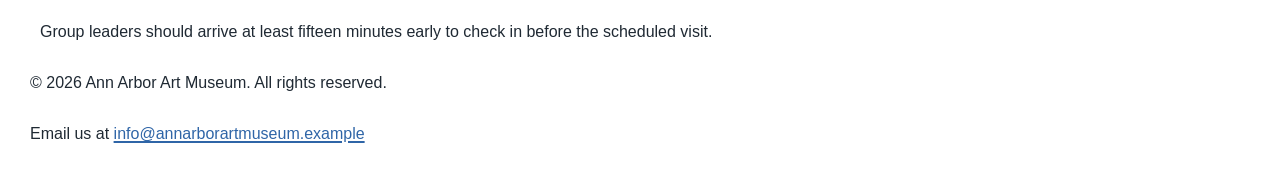
<file: hours.html>
<!DOCTYPE html>
<!-- Note: this page contains #7 bugs -->
<html lang="en">
<head>
  <meta charset="UTF-8">
  <meta name="viewport" content="width=device-width, initial-scale=1.0">
  	<link rel="icon" href="images/ann_arbor.ico">
<link rel="stylesheet" href="css/reset.css">
<link rel="stylesheet" href="css/style.css">

  <title>Hours and Admission</title>
</head>

<body>
  <header>
    <h1>Ann Arbor Art Museum</h1>

      <ul>
        <li><a href="index.html">Home</a></li>
        <li><a href="exhibits.html">Current Exhibits</a></li>
        <li class="active"><a href="hours.html">Hours and Admission</a></li>
        <li><a>Plan Your Visit</a></li>
      </ul>
 
  </header>

  <main>
    <section>
      <h2>Admission</h2>

      <p>
        The Ann Arbor Art Museum welcomes local residents, University of Michigan students, visiting scholars, families, tourists, and school groups. Because Ann Arbor has a busy calendar of university events,football weekends, festivals, conferences, and downtown activities, visitors are encouraged to check museum hours before arriving.
      </p>

      <p>Admission fees support exhibitions, conservation, public programs, student learning opportunities, accessibility services, and partnerships with Ann Arbor schools and community organizations.
      </p>
</section>
<section>
  <h2>Hours & Price</h2>
      <table>
        <caption>Museum hours and admission prices</caption>

        <thead>
          <tr>
            <th scope="col">Day</th>
            <th scope="col">Hours</th>
            <th scope="col">Adult Admission</th>
            Student Admission
            <th scope="col">Ann Arbor Visitor Notes</th>
          </tr>
        </thead>

        <tbody>
          <tr>
            <th scope="row">Monday</th>
            <td>Closed</td>
            <td>Not available</td>
            <td>Not available</td>
            <td>Closed for gallery maintenance and new exhibit installation</td>
          </tr>

          <tr>
            <th scope="row">Tuesday - Friday</th>
            <td>10:00 AM – 5:00 PM</td>
            <td>$12</td>
            <td>$8</td>
            <td>A good day for quieter visits and school tours</td>
          </tr>
          <tr>
            <th scope="row">Saturday</th>
            <td>9:00 AM – 6:00 PM</td>
            $14
            <td>$9</td>
            <td>Expect heavier traffic during football weekends and festivals</td>
          </tr>

          <tr>
            <th scope="row">Sunday</th>
            <td>12:00 PM – 5:00 PM</td>
            <td>$10</td>
            <td>$6</td>
            <td>First Sunday of each month is free general admission</td>
          </tr>
        </tbody>
      </table>
    </section>

    <section>
      <h4>Free Admission Days</h4>

      <p>
        The museum offers free general admission on the first Sunday of every month. These days are designed to welcome Ann Arbor residents, students, families, and visitors who want to explore local culture without an admission cost.
      </p>

      <p>Free admission days often include short gallery talks, family activity stations, and introductions to exhibits about Ann Arbor neighborhoods, local artists, and the Huron River.
      </p>
    </section>

    <section>
      <h2>Membership Benefits</h2>

      <p>
        Museum members receive free general admission, early access to select exhibitions, invitations to preview events, and discounts in the museum store. Memberships help support Ann Arbor-focused exhibitions, student programs, artist talks, and preservation of local cultural materials.
      </p>

      <ol>
        <li>Choose a membership level.</li>
        <li>Complete the online or in-person registration form.</li>
        <li>Show your membership card when you arrive.</li>
      </ol>
    </section>

    <section>
      <h2>Group Visits and School Programs</h2>


        Groups of ten or more visitors should contact the museum in advance.Group reservations help staff prepare gallery guides, accessibility accommodations, and gathering spaces.

      <p>
        School groups can request tours connected to Ann Arbor history, public art, environmental studies, visual analysis, or careers in museums and cultural organizations.
      </p>

      <p>Group leaders should arrive at least fifteen minutes early to check in before the scheduled visit.</p>
    </section>
  </main>

    <p>&copy; 2026 Ann Arbor Art Museum. All rights reserved.</p>

    <p>
      Email us at
      <a href="mailto:info@annarborartmuseum.example">info@annarborartmuseum.example</a>
    </p>

</body>
</html>
</file>
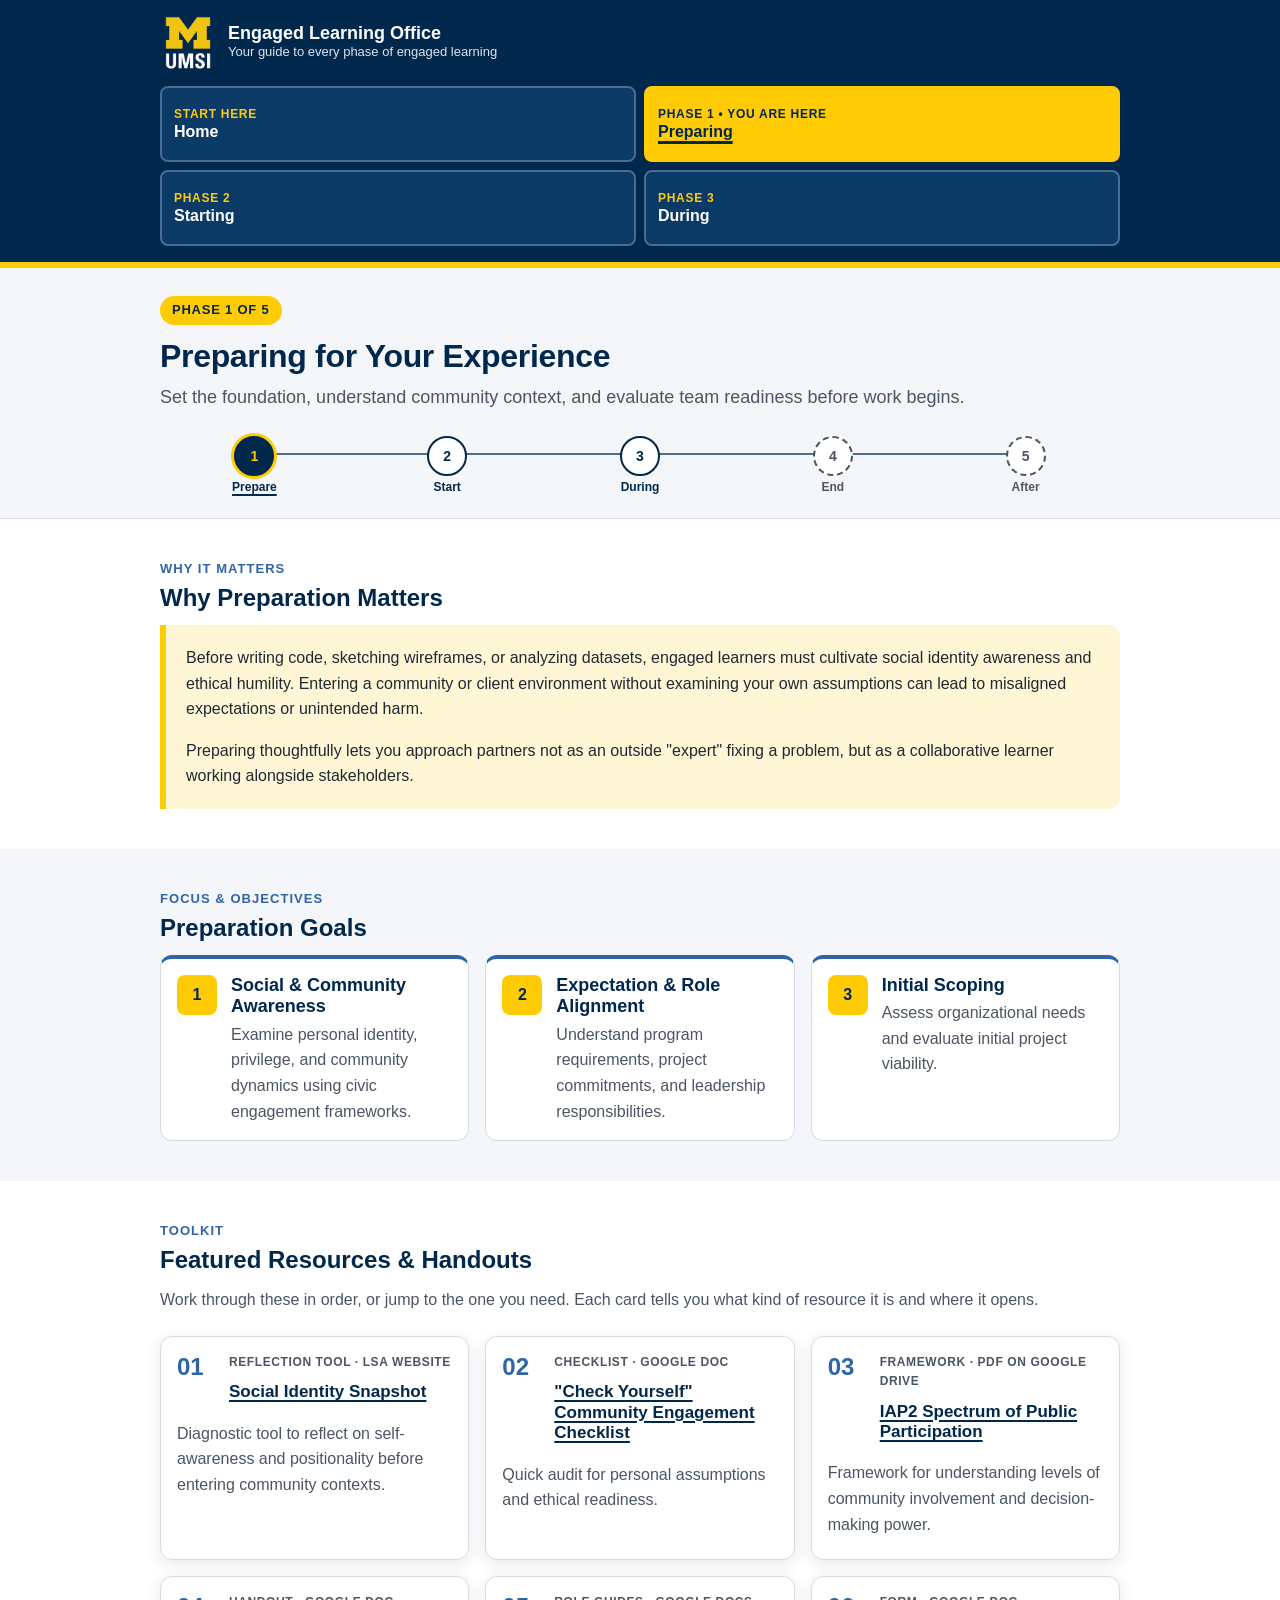
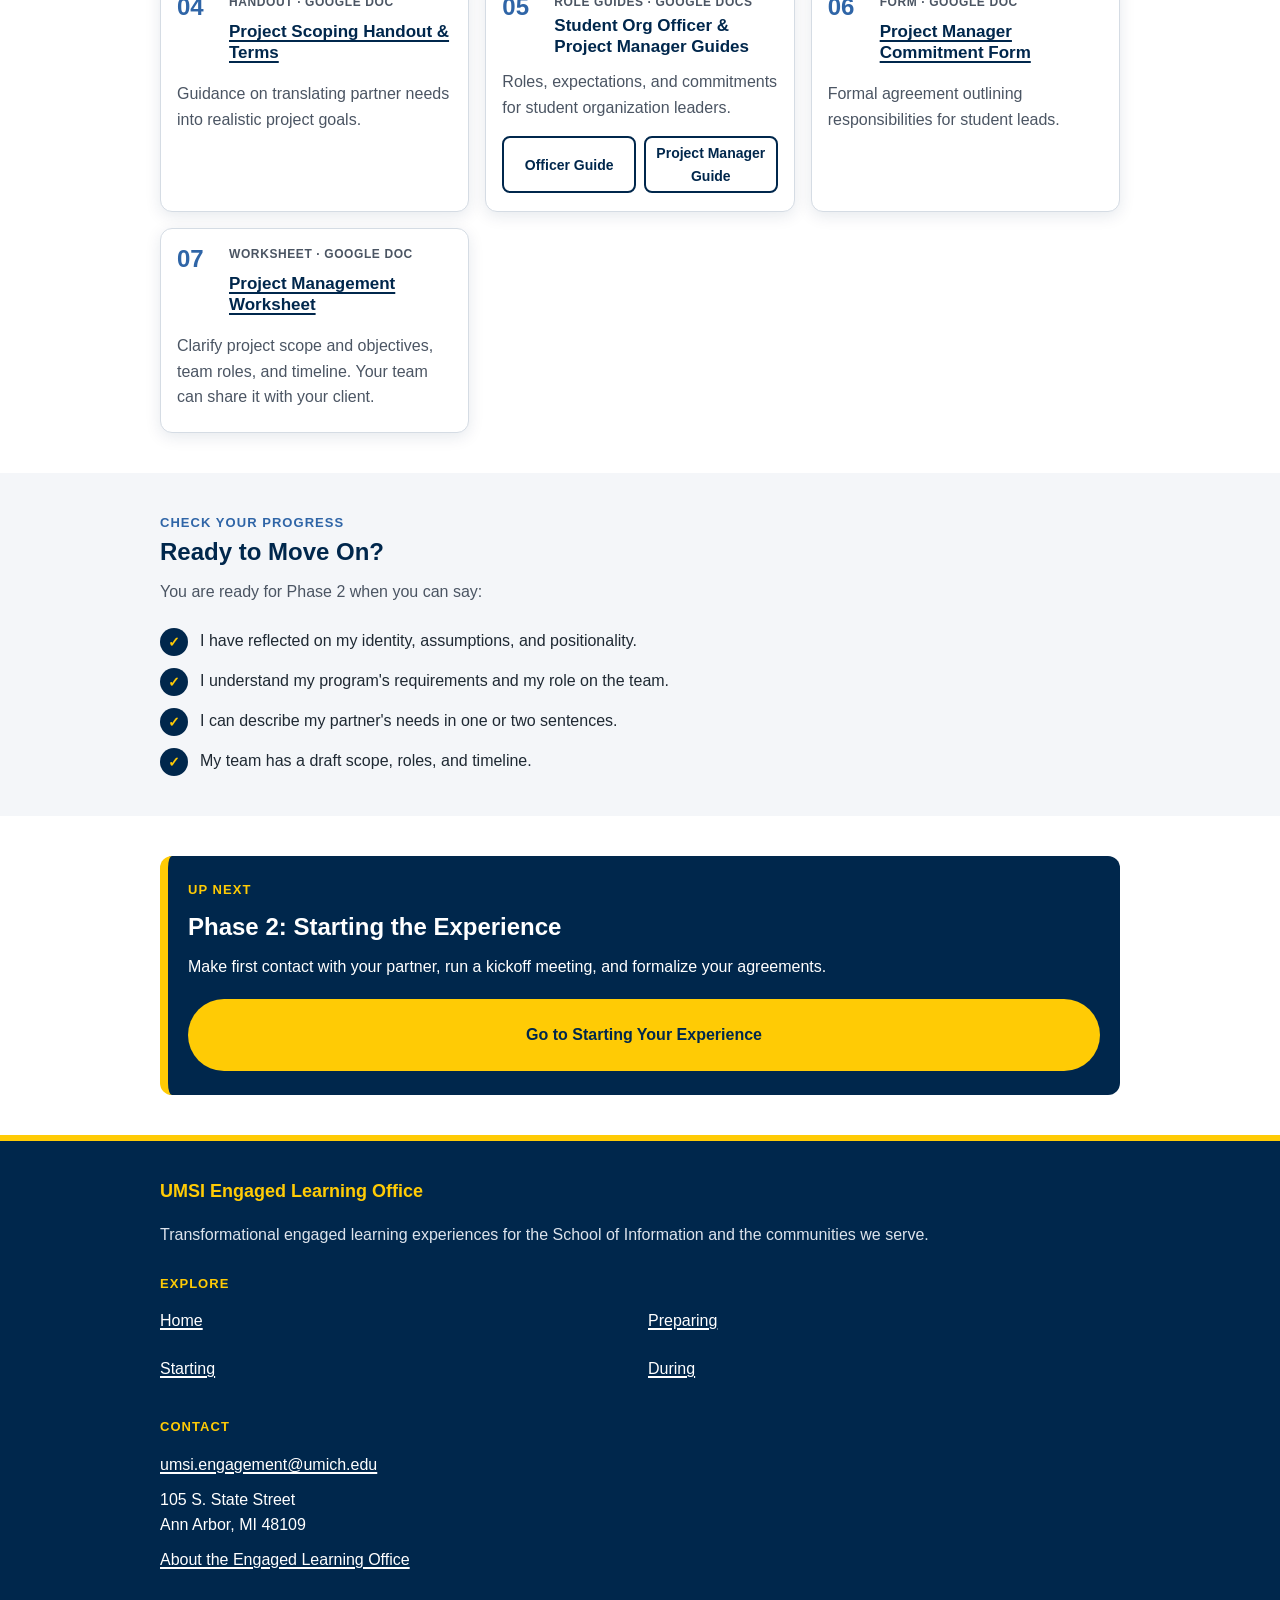
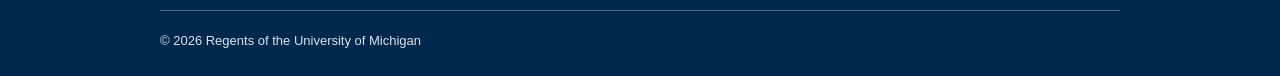
<file: prep.html>
<!DOCTYPE html>
<html lang="en">
<head>
    <meta charset="UTF-8">
    <meta name="viewport" content="width=device-width, initial-scale=1.0">
    <meta name="description" content="Phase 1 of the UMSI engaged learning lifecycle: set goals, understand community context, and prepare your team.">
    <title>Preparing for Your Experience | UMSI Engaged Learning Office</title>
    <link rel="stylesheet" href="css/html5reset.css">
    <link rel="stylesheet" href="css/style.css">
</head>
<body>

    <a class="skip-link" href="#main">Skip to Main Content</a>

    <header class="site-header">
        <a class="brand-link" href="index.html">
            <img src="images/umsi-logo-small.jpg" alt="University of Michigan School of Information" width="160" height="160">
            <span>
                <span class="brand-name">Engaged Learning Office</span>
                <span class="brand-sub">Your guide to every phase of engaged learning</span>
            </span>
        </a>
        <nav aria-label="Main">
            <ul class="nav-list">
                <li><a href="index.html"><span class="nav-kicker">Start here</span> <span class="nav-label">Home</span></a></li>
                <li><a href="prep.html" aria-current="page"><span class="nav-kicker">Phase 1</span> <span class="nav-label">Preparing</span></a></li>
                <li><a href="starting.html"><span class="nav-kicker">Phase 2</span> <span class="nav-label">Starting</span></a></li>
                <li><a href="during.html"><span class="nav-kicker">Phase 3</span> <span class="nav-label">During</span></a></li>
            </ul>
        </nav>
    </header>

<main id="main" tabindex="-1">

    <section class="page-intro" aria-labelledby="page-title">
        <p class="phase-badge">Phase 1 of 5</p>
        <h1 id="page-title">Preparing for Your Experience</h1>
        <p class="lead">Set the foundation, understand community context, and evaluate team readiness before work begins.</p>

        <ol class="journey" aria-label="Engaged learning lifecycle progress">
            <li><span class="journey-step" aria-current="step"><span class="journey-num">1</span><span class="journey-label">Prepare</span></span></li>
            <li><a class="journey-step" href="starting.html"><span class="journey-num">2</span><span class="journey-label">Start</span></a></li>
            <li><a class="journey-step" href="during.html"><span class="journey-num">3</span><span class="journey-label">During</span></a></li>
            <li><span class="journey-step journey-upcoming"><span class="journey-num">4</span><span class="journey-label">End<span class="visually-hidden"> (coming soon)</span></span></span></li>
            <li><span class="journey-step journey-upcoming"><span class="journey-num">5</span><span class="journey-label">After<span class="visually-hidden"> (coming soon)</span></span></span></li>
        </ol>
    </section>

    <section class="section" aria-labelledby="why-title">
        <p class="eyebrow">Why it matters</p>
        <h2 id="why-title">Why Preparation Matters</h2>
        <div class="callout">
            <p>Before writing code, sketching wireframes, or analyzing datasets, engaged learners must cultivate social identity awareness and ethical humility. Entering a community or client environment without examining your own assumptions can lead to misaligned expectations or unintended harm.</p>
            <p>Preparing thoughtfully lets you approach partners not as an outside "expert" fixing a problem, but as a collaborative learner working alongside stakeholders.</p>
        </div>
    </section>

    <section class="section section-alt" aria-labelledby="goals-title">
        <p class="eyebrow">Focus &amp; objectives</p>
        <h2 id="goals-title">Preparation Goals</h2>
        <ol class="goal-grid">
            <li class="goal-card">
                <h3>Social &amp; Community Awareness</h3>
                <p>Examine personal identity, privilege, and community dynamics using civic engagement frameworks.</p>
            </li>
            <li class="goal-card">
                <h3>Expectation &amp; Role Alignment</h3>
                <p>Understand program requirements, project commitments, and leadership responsibilities.</p>
            </li>
            <li class="goal-card">
                <h3>Initial Scoping</h3>
                <p>Assess organizational needs and evaluate initial project viability.</p>
            </li>
        </ol>
    </section>

    <section class="section" aria-labelledby="resources-title">
        <p class="eyebrow">Toolkit</p>
        <h2 id="resources-title">Featured Resources &amp; Handouts</h2>
        <p class="section-intro">Work through these in order, or jump to the one you need. Each card tells you what kind of resource it is and where it opens.</p>
        <ol class="resource-list">
            <li class="resource-card">
                <p class="resource-type">Reflection tool &middot; LSA website</p>
                <h3><a href="https://sites.lsa.umich.edu/equitable-teaching/social-identity-snapshot">Social Identity Snapshot</a></h3>
                <p class="resource-desc">Diagnostic tool to reflect on self-awareness and positionality before entering community contexts.</p>
            </li>
            <li class="resource-card">
                <p class="resource-type">Checklist &middot; Google Doc</p>
                <h3><a href="https://docs.google.com/document/d/1Qt9YeStVwDHjwJhOLAz42JSNQR2lFMurdUtxtdrGkuc/edit?tab=t.0#heading=h.ch0bvccjkrzn">"Check Yourself" Community Engagement Checklist</a></h3>
                <p class="resource-desc">Quick audit for personal assumptions and ethical readiness.</p>
            </li>
            <li class="resource-card">
                <p class="resource-type">Framework &middot; PDF on Google Drive</p>
                <h3><a href="https://drive.google.com/file/d/1zc1RNlrDxV51-muOERdDTnINQcquJpOA/view?usp=sharing">IAP2 Spectrum of Public Participation</a></h3>
                <p class="resource-desc">Framework for understanding levels of community involvement and decision-making power.</p>
            </li>
            <li class="resource-card">
                <p class="resource-type">Handout &middot; Google Doc</p>
                <h3><a href="https://docs.google.com/document/d/1TrEDolwmOIlXgYgAP9VvlOGoYOwFfe6KxzZOgZSVYVw/edit?usp=drive_link">Project Scoping Handout &amp; Terms</a></h3>
                <p class="resource-desc">Guidance on translating partner needs into realistic project goals.</p>
            </li>
            <li class="resource-card">
                <p class="resource-type">Role guides &middot; Google Docs</p>
                <h3>Student Org Officer &amp; Project Manager Guides</h3>
                <p class="resource-desc">Roles, expectations, and commitments for student organization leaders.</p>
                <p class="resource-links">
                    <a href="https://docs.google.com/document/d/1AexsV_JeSd0kRUBbcifZpfBu6y6Zi8Y0iJScp1I3gkM/edit?usp=drive_link">Officer Guide</a>
                    <a href="https://docs.google.com/document/u/0/d/1uwOOS0TrXWzcSShj8DUFpckWo0t1UNu_Q7WVbZnLhX0/edit">Project Manager Guide</a>
                </p>
            </li>
            <li class="resource-card">
                <p class="resource-type">Form &middot; Google Doc</p>
                <h3><a href="https://docs.google.com/document/d/1U4lCNGyWKJ3C2i_VgFqAR45Z4zF1FehuthuqT-M2wdI/edit?usp=drive_link">Project Manager Commitment Form</a></h3>
                <p class="resource-desc">Formal agreement outlining responsibilities for student leads.</p>
            </li>
            <li class="resource-card">
                <p class="resource-type">Worksheet &middot; Google Doc</p>
                <h3><a href="https://docs.google.com/document/d/1twc-7TYWmb_PNrOBiDI1NuJqJAuhluTICr22GRd_NLc/edit?usp=drive_link">Project Management Worksheet</a></h3>
                <p class="resource-desc">Clarify project scope and objectives, team roles, and timeline. Your team can share it with your client.</p>
            </li>
        </ol>
    </section>

    <section class="section section-alt" aria-labelledby="ready-title">
        <p class="eyebrow">Check your progress</p>
        <h2 id="ready-title">Ready to Move On?</h2>
        <p class="section-intro">You are ready for Phase 2 when you can say:</p>
        <ul class="checklist">
            <li>I have reflected on my identity, assumptions, and positionality.</li>
            <li>I understand my program's requirements and my role on the team.</li>
            <li>I can describe my partner's needs in one or two sentences.</li>
            <li>My team has a draft scope, roles, and timeline.</li>
        </ul>
    </section>

    <section class="section" aria-labelledby="next-title">
        <div class="next-step">
            <p class="eyebrow">Up next</p>
            <h2 id="next-title">Phase 2: Starting the Experience</h2>
            <p>Make first contact with your partner, run a kickoff meeting, and formalize your agreements.</p>
            <a class="btn btn-primary" href="starting.html">Go to Starting Your Experience</a>
        </div>
    </section>

</main>

    <footer class="site-footer">
        <div>
            <p class="footer-title">UMSI Engaged Learning Office</p>
            <p class="footer-about">Transformational engaged learning experiences for the School of Information and the communities we serve.</p>
        </div>
        <nav aria-label="Footer">
            <h2 class="footer-heading">Explore</h2>
            <ul class="footer-links">
                <li><a href="index.html">Home</a></li>
                <li><a href="prep.html">Preparing</a></li>
                <li><a href="starting.html">Starting</a></li>
                <li><a href="during.html">During</a></li>
            </ul>
        </nav>
        <div class="footer-contact">
            <h2 class="footer-heading">Contact</h2>
            <address>
                <a href="mailto:umsi.engagement@umich.edu">umsi.engagement@umich.edu</a><br>
                105 S. State Street<br>
                Ann Arbor, MI 48109
            </address>
            <a href="https://www.si.umich.edu/programs/engaged-learning/about-engaged-learning-office">About the Engaged Learning Office</a>
        </div>
        <p class="footer-legal">&copy; 2026 Regents of the University of Michigan</p>
    </footer>

</body>
</html>
</file>
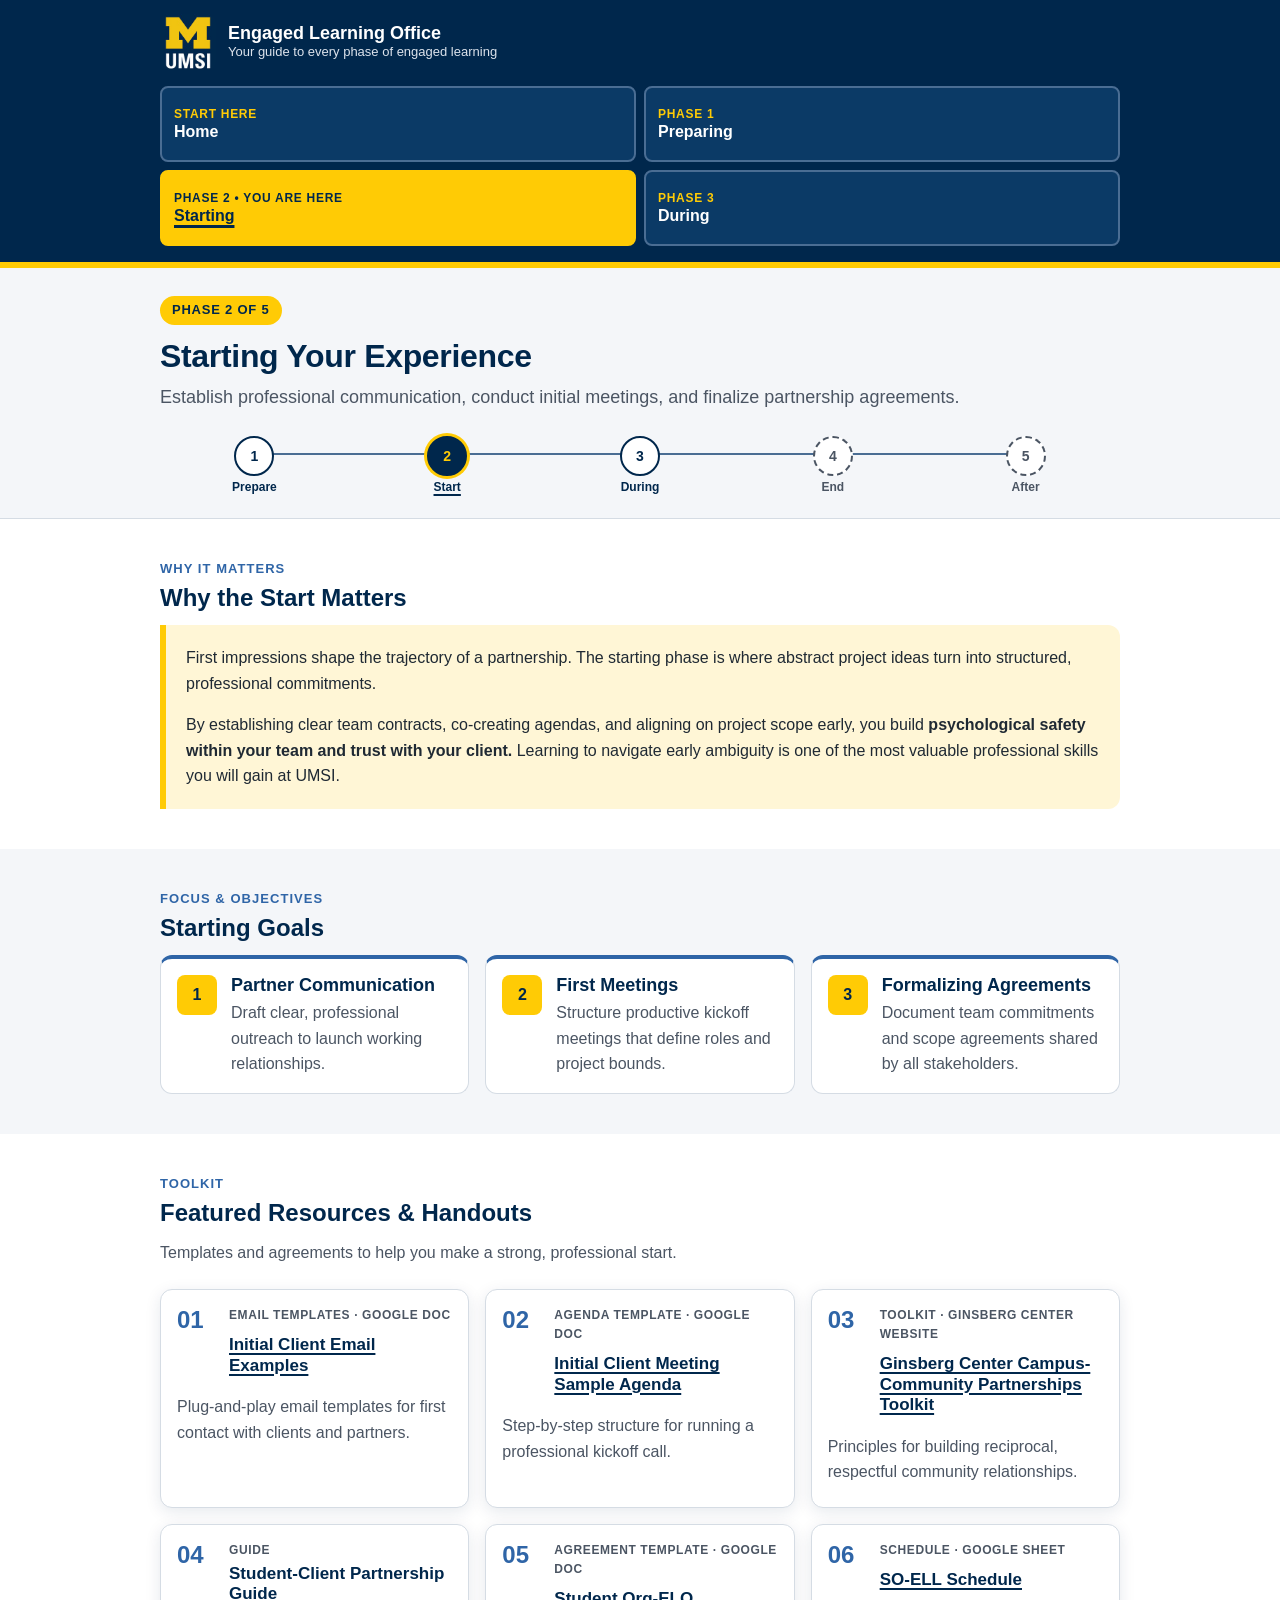
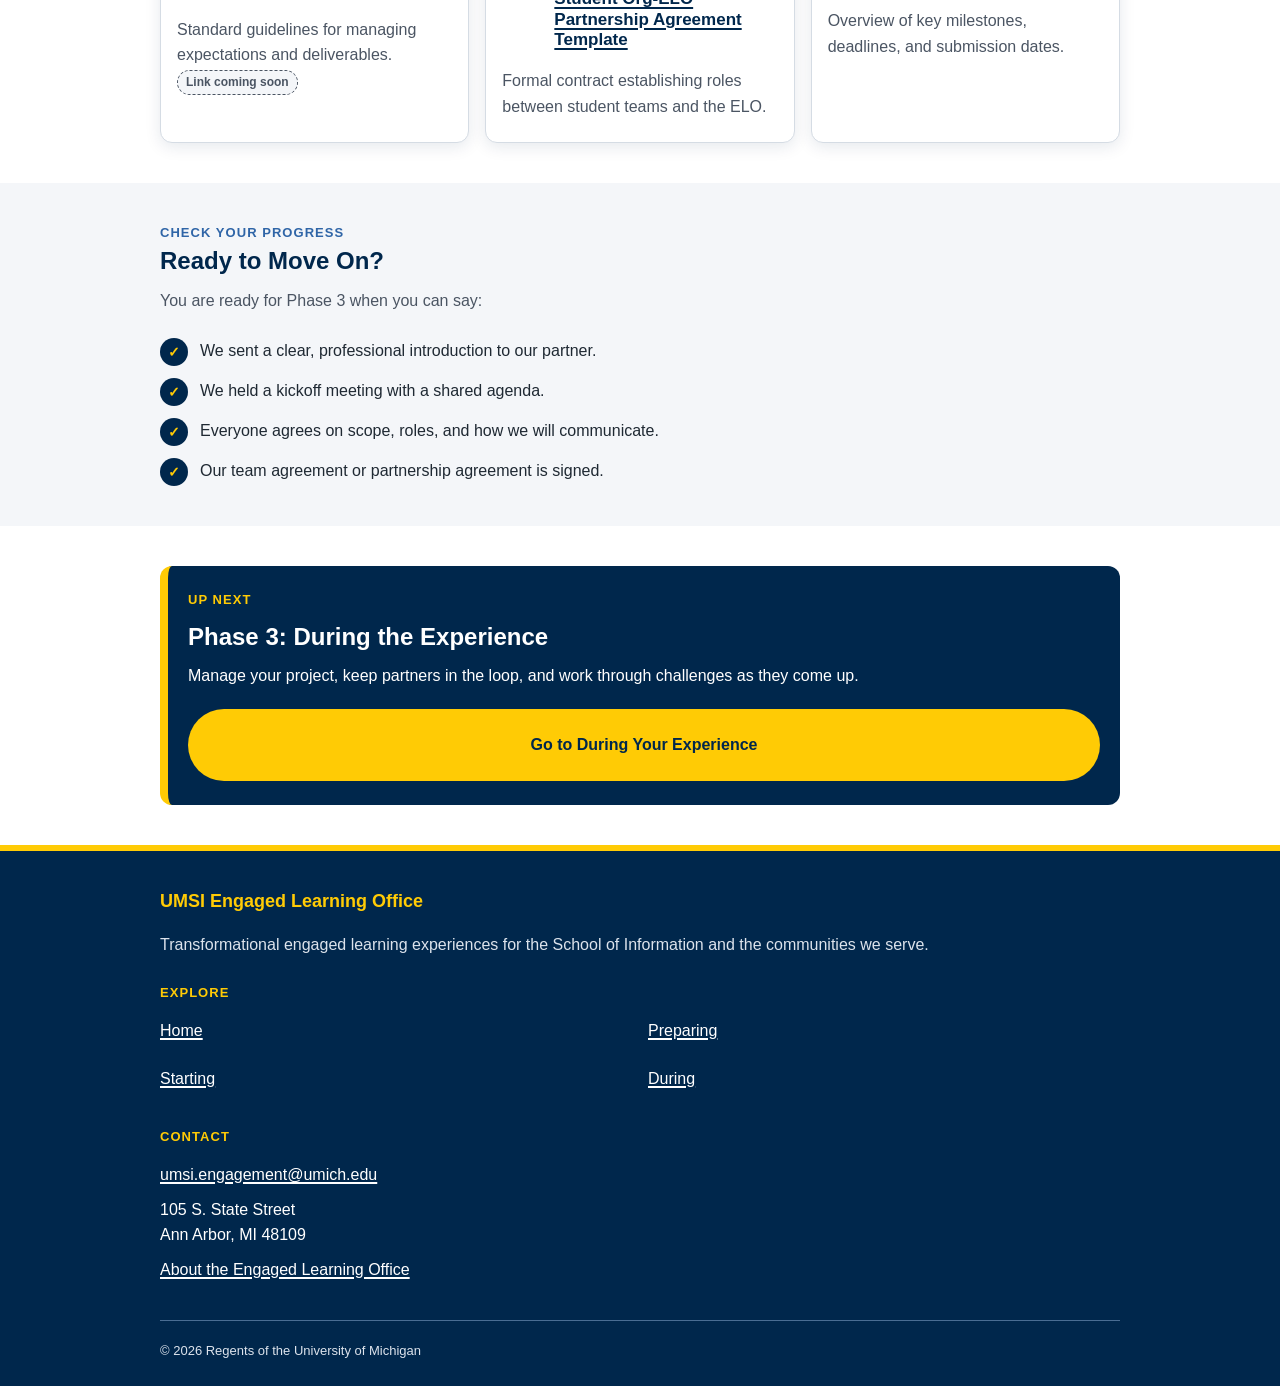
<file: starting.html>
<!DOCTYPE html>
<html lang="en">
<head>
    <meta charset="UTF-8">
    <meta name="viewport" content="width=device-width, initial-scale=1.0">
    <meta name="description" content="Phase 2 of the UMSI engaged learning lifecycle: reach out to partners, run kickoff meetings, and formalize agreements.">
    <title>Starting Your Experience | UMSI Engaged Learning Office</title>
    <link rel="stylesheet" href="css/html5reset.css">
    <link rel="stylesheet" href="css/style.css">
</head>
<body>

    <a class="skip-link" href="#main">Skip to Main Content</a>

    <header class="site-header">
        <a class="brand-link" href="index.html">
            <img src="images/umsi-logo-small.jpg" alt="University of Michigan School of Information" width="160" height="160">
            <span>
                <span class="brand-name">Engaged Learning Office</span>
                <span class="brand-sub">Your guide to every phase of engaged learning</span>
            </span>
        </a>
        <nav aria-label="Main">
            <ul class="nav-list">
                <li><a href="index.html"><span class="nav-kicker">Start here</span> <span class="nav-label">Home</span></a></li>
                <li><a href="prep.html"><span class="nav-kicker">Phase 1</span> <span class="nav-label">Preparing</span></a></li>
                <li><a href="starting.html" aria-current="page"><span class="nav-kicker">Phase 2</span> <span class="nav-label">Starting</span></a></li>
                <li><a href="during.html"><span class="nav-kicker">Phase 3</span> <span class="nav-label">During</span></a></li>
            </ul>
        </nav>
    </header>

<main id="main" tabindex="-1">

    <section class="page-intro" aria-labelledby="page-title">
        <p class="phase-badge">Phase 2 of 5</p>
        <h1 id="page-title">Starting Your Experience</h1>
        <p class="lead">Establish professional communication, conduct initial meetings, and finalize partnership agreements.</p>

        <ol class="journey" aria-label="Engaged learning lifecycle progress">
            <li><a class="journey-step" href="prep.html"><span class="journey-num">1</span><span class="journey-label">Prepare</span></a></li>
            <li><span class="journey-step" aria-current="step"><span class="journey-num">2</span><span class="journey-label">Start</span></span></li>
            <li><a class="journey-step" href="during.html"><span class="journey-num">3</span><span class="journey-label">During</span></a></li>
            <li><span class="journey-step journey-upcoming"><span class="journey-num">4</span><span class="journey-label">End<span class="visually-hidden"> (coming soon)</span></span></span></li>
            <li><span class="journey-step journey-upcoming"><span class="journey-num">5</span><span class="journey-label">After<span class="visually-hidden"> (coming soon)</span></span></span></li>
        </ol>
    </section>

    <section class="section" aria-labelledby="why-title">
        <p class="eyebrow">Why it matters</p>
        <h2 id="why-title">Why the Start Matters</h2>
        <div class="callout">
            <p>First impressions shape the trajectory of a partnership. The starting phase is where abstract project ideas turn into structured, professional commitments.</p>
            <p>By establishing clear team contracts, co-creating agendas, and aligning on project scope early, you build <strong>psychological safety within your team and trust with your client.</strong> Learning to navigate early ambiguity is one of the most valuable professional skills you will gain at UMSI.</p>
        </div>
    </section>

    <section class="section section-alt" aria-labelledby="goals-title">
        <p class="eyebrow">Focus &amp; objectives</p>
        <h2 id="goals-title">Starting Goals</h2>
        <ol class="goal-grid">
            <li class="goal-card">
                <h3>Partner Communication</h3>
                <p>Draft clear, professional outreach to launch working relationships.</p>
            </li>
            <li class="goal-card">
                <h3>First Meetings</h3>
                <p>Structure productive kickoff meetings that define roles and project bounds.</p>
            </li>
            <li class="goal-card">
                <h3>Formalizing Agreements</h3>
                <p>Document team commitments and scope agreements shared by all stakeholders.</p>
            </li>
        </ol>
    </section>

    <section class="section" aria-labelledby="resources-title">
        <p class="eyebrow">Toolkit</p>
        <h2 id="resources-title">Featured Resources &amp; Handouts</h2>
        <p class="section-intro">Templates and agreements to help you make a strong, professional start.</p>
        <ol class="resource-list">
            <li class="resource-card">
                <p class="resource-type">Email templates &middot; Google Doc</p>
                <h3><a href="https://docs.google.com/document/d/1fWFXwoW5fKX_Tctn97Gio5XZDwILNlqIOyKKE8Yk5J0/edit?usp=drive_link">Initial Client Email Examples</a></h3>
                <p class="resource-desc">Plug-and-play email templates for first contact with clients and partners.</p>
            </li>
            <li class="resource-card">
                <p class="resource-type">Agenda template &middot; Google Doc</p>
                <h3><a href="https://docs.google.com/document/d/1ItXxYauAcPoaGMUZWuJsX-OLFfGmeBOWT7JNhoZxGyU/edit?usp=drive_link">Initial Client Meeting Sample Agenda</a></h3>
                <p class="resource-desc">Step-by-step structure for running a professional kickoff call.</p>
            </li>
            <li class="resource-card">
                <p class="resource-type">Toolkit &middot; Ginsberg Center website</p>
                <h3><a href="https://ginsberg.umich.edu/article/campus-community-partnerships-toolkit">Ginsberg Center Campus-Community Partnerships Toolkit</a></h3>
                <p class="resource-desc">Principles for building reciprocal, respectful community relationships.</p>
            </li>
            <li class="resource-card">
                <p class="resource-type">Guide</p>
                <h3>Student-Client Partnership Guide</h3>
                <p class="resource-desc">Standard guidelines for managing expectations and deliverables. <span class="status-tag">Link coming soon</span></p>
            </li>
            <li class="resource-card">
                <p class="resource-type">Agreement template &middot; Google Doc</p>
                <h3><a href="https://docs.google.com/document/d/1y5Y2wc1ADz0n_ht26kPYlFK3Zm9i3UR_Z0OMWP3Q_xQ/edit?usp=drive_link">Student Org-ELO Partnership Agreement Template</a></h3>
                <p class="resource-desc">Formal contract establishing roles between student teams and the ELO.</p>
            </li>
            <li class="resource-card">
                <p class="resource-type">Schedule &middot; Google Sheet</p>
                <h3><a href="https://docs.google.com/spreadsheets/d/1YeK2WerSbhaU5hjEg9wxdXmzBx9lgRy2yHBKAH-SxiA/edit?gid=166831640#gid=166831640">SO-ELL Schedule</a></h3>
                <p class="resource-desc">Overview of key milestones, deadlines, and submission dates.</p>
            </li>
        </ol>
    </section>

    <section class="section section-alt" aria-labelledby="ready-title">
        <p class="eyebrow">Check your progress</p>
        <h2 id="ready-title">Ready to Move On?</h2>
        <p class="section-intro">You are ready for Phase 3 when you can say:</p>
        <ul class="checklist">
            <li>We sent a clear, professional introduction to our partner.</li>
            <li>We held a kickoff meeting with a shared agenda.</li>
            <li>Everyone agrees on scope, roles, and how we will communicate.</li>
            <li>Our team agreement or partnership agreement is signed.</li>
        </ul>
    </section>

    <section class="section" aria-labelledby="next-title">
        <div class="next-step">
            <p class="eyebrow">Up next</p>
            <h2 id="next-title">Phase 3: During the Experience</h2>
            <p>Manage your project, keep partners in the loop, and work through challenges as they come up.</p>
            <a class="btn btn-primary" href="during.html">Go to During Your Experience</a>
        </div>
    </section>

</main>

    <footer class="site-footer">
        <div>
            <p class="footer-title">UMSI Engaged Learning Office</p>
            <p class="footer-about">Transformational engaged learning experiences for the School of Information and the communities we serve.</p>
        </div>
        <nav aria-label="Footer">
            <h2 class="footer-heading">Explore</h2>
            <ul class="footer-links">
                <li><a href="index.html">Home</a></li>
                <li><a href="prep.html">Preparing</a></li>
                <li><a href="starting.html">Starting</a></li>
                <li><a href="during.html">During</a></li>
            </ul>
        </nav>
        <div class="footer-contact">
            <h2 class="footer-heading">Contact</h2>
            <address>
                <a href="mailto:umsi.engagement@umich.edu">umsi.engagement@umich.edu</a><br>
                105 S. State Street<br>
                Ann Arbor, MI 48109
            </address>
            <a href="https://www.si.umich.edu/programs/engaged-learning/about-engaged-learning-office">About the Engaged Learning Office</a>
        </div>
        <p class="footer-legal">&copy; 2026 Regents of the University of Michigan</p>
    </footer>

</body>
</html>
</file>
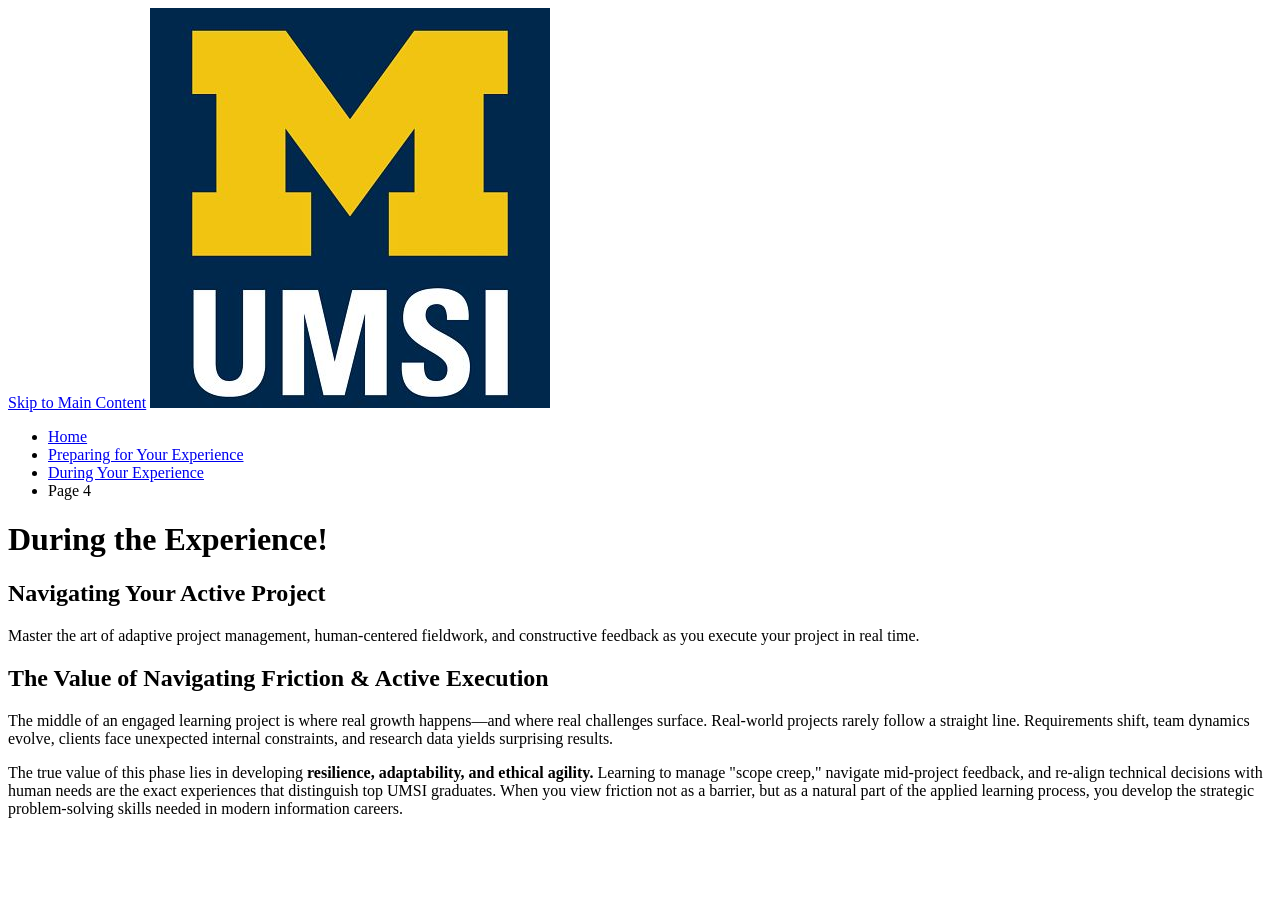
<file: Desktop/SI 338/client_project_starter_f26-main/during.html>
<!DOCTYPE html>
<html lang="en">
<head>
    <meta charset="UTF-8">
    <meta name="viewport" content="width=device-width, initial-scale=1.0">
    <title>During the Experience</title>

</head>
<body>

        <header>

  <a href = "#main">Skip to Main Content</a>
        <img src="images/UMSI_signature_vertical_informal_solidblue.jpg" alt="UMSI Logo">
        <nav>
            <ul>
                <li><a href = "index.html">Home</a></li>
                <li><a href = "prep.html">Preparing for Your Experience</a></li>
                <li><a href = "during.html">During Your Experience</a></li>
                <li><a>Page 4</a></li>
            </ul>
        </nav>
    <h1>During the Experience!</h1>
  </header>
<main id="main">

<section>
  <h2>Navigating Your Active Project</h2>
  <p>Master the art of adaptive project management, human-centered fieldwork, and constructive feedback as you execute your project in real time.</p>
</section>

<section>
  <h2>The Value of Navigating Friction & Active Execution</h2>
  <p>The middle of an engaged learning project is where real growth happens—and where real challenges surface. Real-world projects rarely follow a straight line. Requirements shift, team dynamics evolve, clients face unexpected internal constraints, and research data yields surprising results.</p>
  <p>The true value of this phase lies in developing <strong>resilience, adaptability, and ethical agility.</strong> Learning to manage "scope creep," navigate mid-project feedback, and re-align technical decisions with human needs are the exact experiences that distinguish top UMSI graduates. When you view friction not as a barrier, but as a natural part of the applied learning process, you develop the strategic problem-solving skills needed in modern information careers.</p>

</section>








    
</body>
</html>
</file>
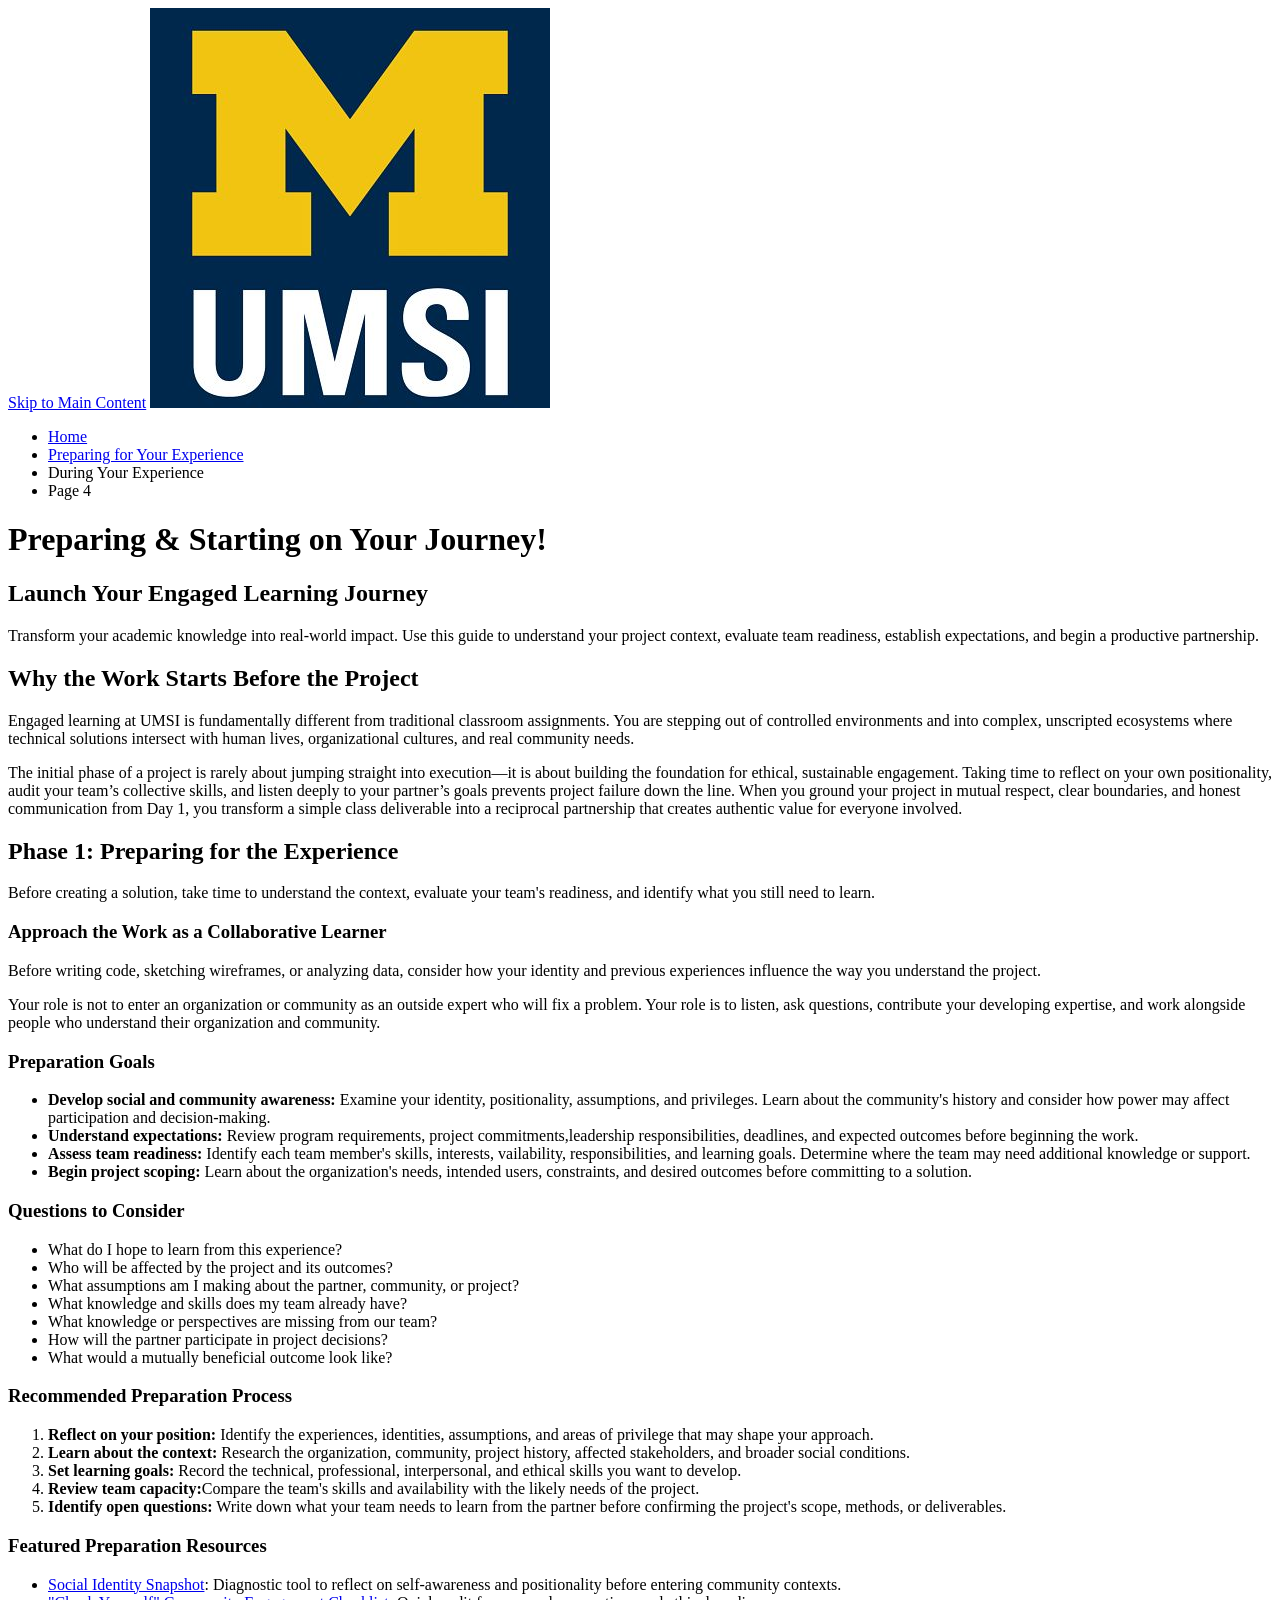
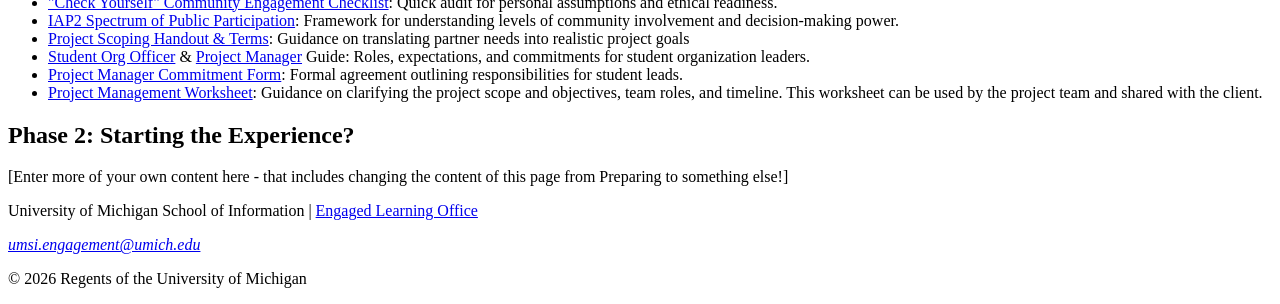
<file: Desktop/SI 338/client_project_starter_f26-main/prep.html>
<!DOCTYPE html>
<html lang="en">
<head>
    <meta charset="UTF-8">
    <meta name="viewport" content="width=device-width, initial-scale=1.0">
    <title>Resumes</title>
</head>
<body>

    <header>

  <a href = "#main">Skip to Main Content</a>
        <img src="images/UMSI_signature_vertical_informal_solidblue.jpg" alt="UMSI Logo">
        <nav>
            <ul>
                <li><a href = "index.html">Home</a></li>
                <li><a href = "prep.html">Preparing for Your Experience</a></li>
                <li><a>During Your Experience</a></li>
                <li><a>Page 4</a></li>
            </ul>
        </nav>
    <h1>Preparing & Starting on Your Journey!</h1>
  </header>
<main id="main">
  
<section>
  <h2>Launch Your Engaged Learning Journey</h2>
  <p>Transform your academic knowledge into real-world impact. Use this guide to understand your project context, evaluate team readiness, establish expectations, and begin a productive partnership.</p>
</section>

<section>
  <h2>Why the Work Starts Before the Project</h2>
  <p>Engaged learning at UMSI is fundamentally different from traditional classroom assignments. You are stepping out of controlled environments and into complex, unscripted ecosystems where technical solutions intersect with human lives, organizational cultures, and real community needs.</p>
  <p>The initial phase of a project is rarely about jumping straight into execution—it is about building the foundation for ethical, sustainable engagement. Taking time to reflect on your own positionality, audit your team’s collective skills, and listen deeply to your partner’s goals prevents project failure down the line. When you ground your project in mutual respect, clear boundaries, and honest communication from Day 1, you transform a simple class deliverable into a reciprocal partnership that creates authentic value for everyone involved.</p>

</section>

<section>
  <h2>Phase 1: Preparing for the Experience</h2>
  <p>Before creating a solution, take time to understand the context, evaluate your team's readiness, and identify what you still need to learn.</p>
  <article>
    <h3>Approach the Work as a Collaborative Learner</h3>
    <p>Before writing code, sketching wireframes, or analyzing data, consider how your identity and previous experiences influence the way you understand the project.</p>
    <p>Your role is not to enter an organization or community as an outside expert who will fix a problem. Your role is to listen, ask questions, contribute your developing expertise, and work alongside people who understand their organization and community.</p>
  </article>

  <article>
    <h3>Preparation Goals</h3>
    <ul>
      <li><strong>Develop social and community awareness:</strong> Examine your identity, positionality, assumptions, and privileges. Learn about the community's history and consider how power may affect participation and decision-making.
      </li>
      <li><strong>Understand expectations:</strong> Review program requirements, project commitments,leadership responsibilities, deadlines, and expected outcomes before beginning the work.</li>
      <li><strong>Assess team readiness:</strong> Identify each team member's skills, interests, vailability, responsibilities, and learning goals. Determine where the team may need additional knowledge or support.</li>
      <li><strong>Begin project scoping:</strong> Learn about the organization's needs, intended users, constraints, and desired outcomes before committing to a solution.
      </li>
    </ul>
  </article>

  <article>
    <h3>Questions to Consider</h3>
    <ul>
      <li>What do I hope to learn from this experience?</li>
      <li>Who will be affected by the project and its outcomes?</li>
      <li>What assumptions am I making about the partner, community, or project?</li>
      <li>What knowledge and skills does my team already have?</li>
      <li>What knowledge or perspectives are missing from our team?</li>
      <li>How will the partner participate in project decisions?</li>
      <li>What would a mutually beneficial outcome look like?</li>
    </ul>
  </article>

  <article>
    <h3>Recommended Preparation Process</h3>
    <ol>
      <li><strong>Reflect on your position:</strong> Identify the experiences, identities, assumptions, and areas of privilege that may shape your approach.</li>
      <li><strong>Learn about the context:</strong> Research the organization, community, project history, affected stakeholders, and broader social conditions.</li>
      <li><strong>Set learning goals:</strong> Record the technical, professional, interpersonal, and ethical skills you want to develop.</li>
      <li><strong>Review team capacity:</strong>Compare the team's skills and availability with the likely needs of the project. </li>
      <li><strong>Identify open questions:</strong> Write down what your team needs to learn from the partner before confirming the project's scope, methods, or deliverables.
      </li>
    </ol>
  </article>

  <article>
    <h3>Featured Preparation Resources</h3>
    <ul>
      <li><a href="https://sites.lsa.umich.edu/equitable-teaching/social-identity-snapshot">Social Identity Snapshot</a>: Diagnostic tool to reflect on self-awareness and positionality before entering community contexts.</li>
      <li><a href="https://docs.google.com/document/d/1Qt9YeStVwDHjwJhOLAz42JSNQR2lFMurdUtxtdrGkuc/edit?tab=t.0#heading=h.ch0bvccjkrzn">"Check Yourself" Community Engagement Checklist</a>: Quick audit for personal assumptions and ethical readiness.</li>
      <li><a href="https://drive.google.com/file/d/1zc1RNlrDxV51-muOERdDTnINQcquJpOA/view?usp=sharing">IAP2 Spectrum of Public Participation</a>: Framework for understanding levels of community involvement and decision-making power.</li>
      <li><a href="https://docs.google.com/document/d/1TrEDolwmOIlXgYgAP9VvlOGoYOwFfe6KxzZOgZSVYVw/edit?usp=drive_link">Project Scoping Handout & Terms</a>: Guidance on translating partner needs into realistic project goals</li>
      <li><a href="https://docs.google.com/document/d/1AexsV_JeSd0kRUBbcifZpfBu6y6Zi8Y0iJScp1I3gkM/edit?usp=drive_link">Student Org Officer</a> & <a href="https://docs.google.com/document/u/0/d/1uwOOS0TrXWzcSShj8DUFpckWo0t1UNu_Q7WVbZnLhX0/edit">Project Manager</a> Guide: Roles, expectations, and commitments for student organization leaders.</li>
      <li><a href="https://docs.google.com/document/d/1U4lCNGyWKJ3C2i_VgFqAR45Z4zF1FehuthuqT-M2wdI/edit?usp=drive_link">Project Manager Commitment Form</a>: Formal agreement outlining responsibilities for student leads.</li>
      <li><a href="https://docs.google.com/document/d/1twc-7TYWmb_PNrOBiDI1NuJqJAuhluTICr22GRd_NLc/edit?usp=drive_link">Project Management Worksheet</a>: Guidance on clarifying the project scope and objectives, team roles, and timeline. This worksheet can be used by the project team and shared with the client.</li>
    </ul>
  </article>
</section>
<section>
  <h2>Phase 2: Starting the Experience?</h2>



<div>[Enter more of your own content here - that includes changing the  content of this page from Preparing to something else!]</div>

    
        <div></div>
        <div></div>
        <div></div>
        <div></div>
</section>
<!-- Content taken & modified from UMGPT with the prompt, "for the same content write me some intro content and resources for a prep page using the ELO content below" - this was after I had asked for content for the home page. " UMGPT. (2026). UMGPT ( GPT-5.6 Sol September 7th version) [Large language model]. -->
</main>
<footer>
        <p>University of Michigan School of Information | <a href="https://www.si.umich.edu/programs/engaged-learning/about-engaged-learning-office">Engaged Learning Office </a></p>
      <address>
        <a href="mailto:umsi.engagement@umich.edu">umsi.engagement@umich.edu</a>
      </address>
      <p>&copy; 2026 Regents of the University of Michigan</p>
    </footer>
    
</body>

</html>
</file>
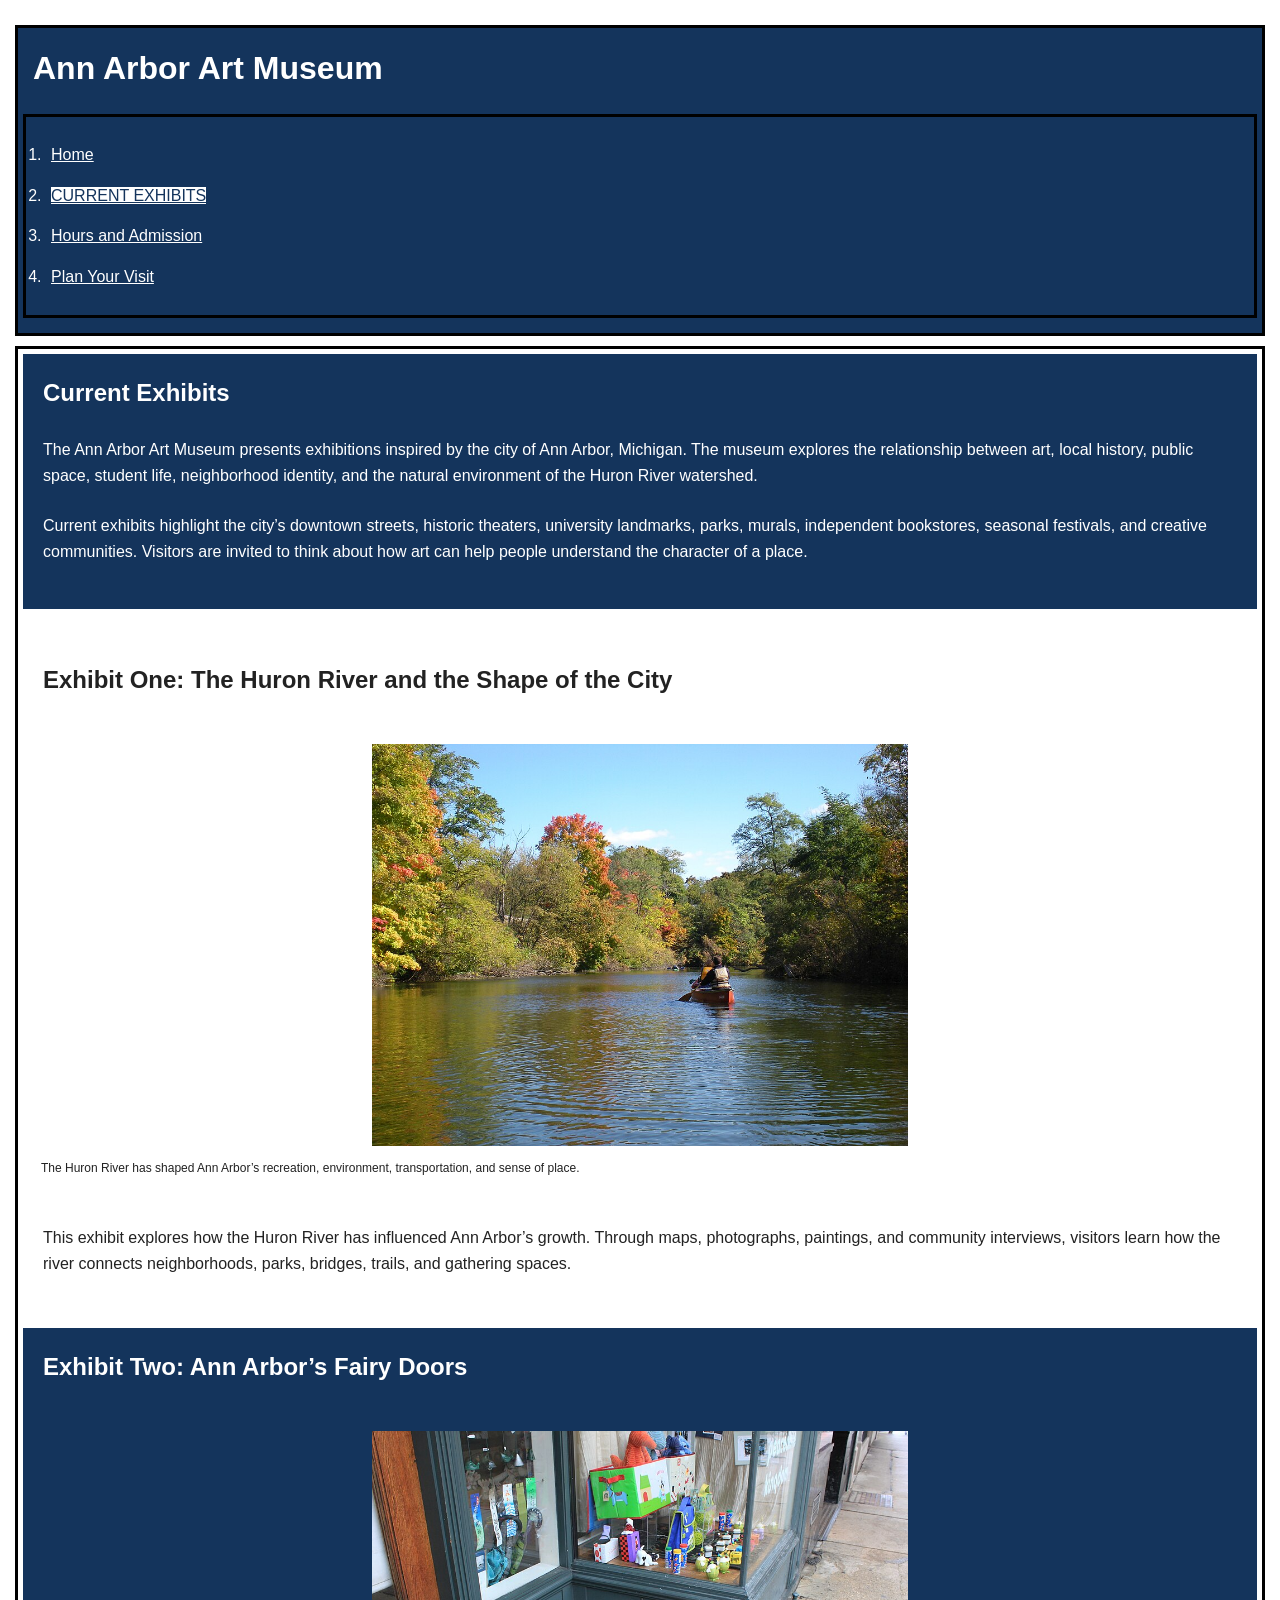
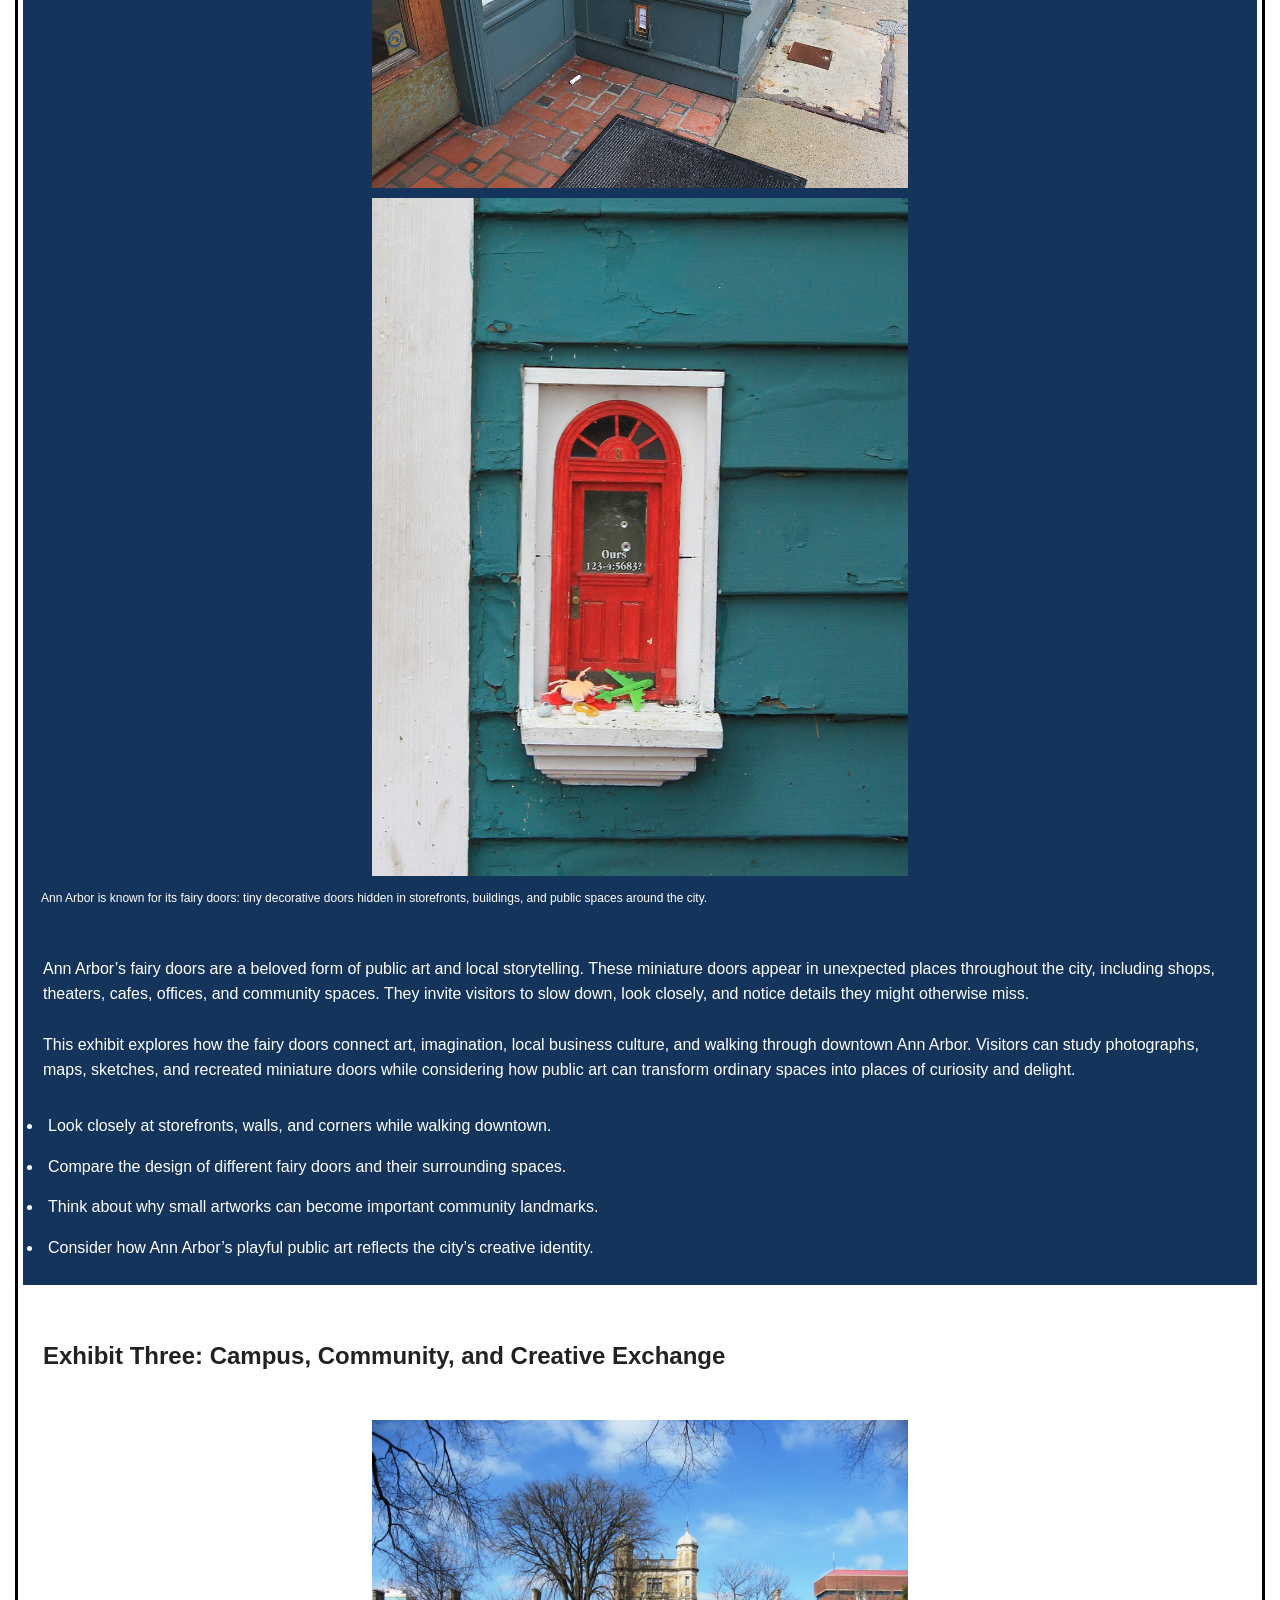
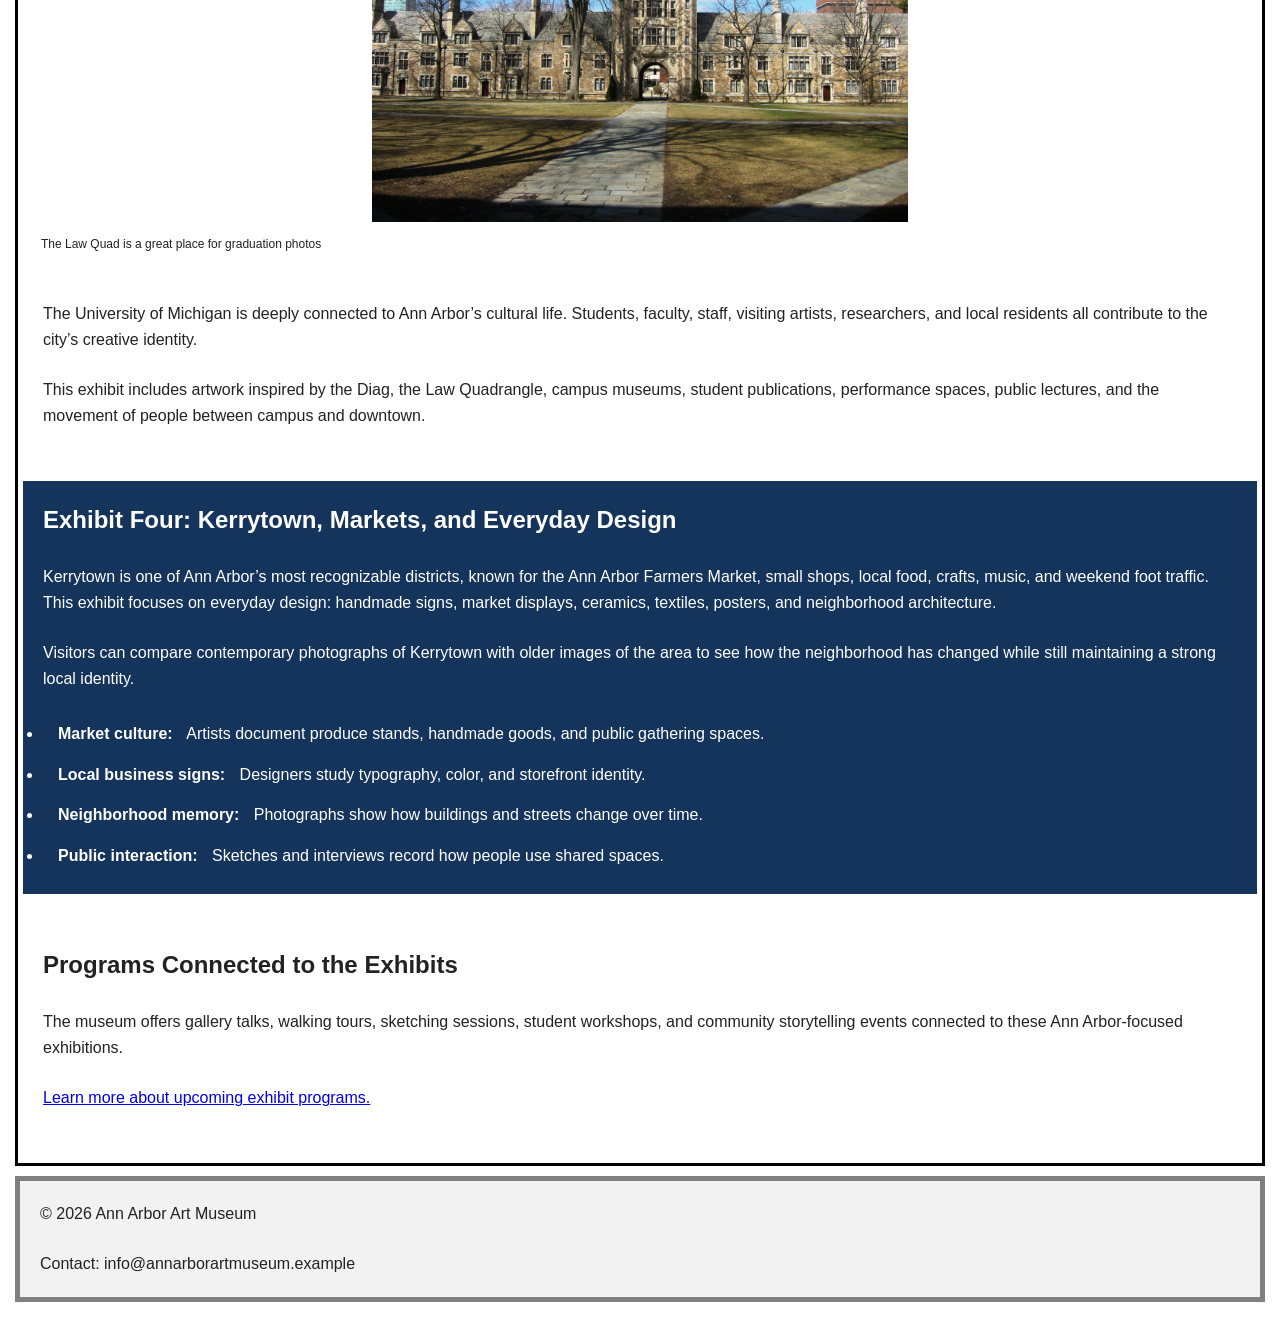
<file: Desktop/SI 338/HW1_F26_BugHunt-main/exhibits.html>
<!DOCTYPE html>
<!-- Note this page has #10 bugs -->
<html lang="en">

<head>
  <meta charset="UTF-8">
  <meta name="viewport" content="width=device-width, initial-scale=1.0">
	<link rel="icon" href="images/ann_arbor.ico">
  <link rel="stylesheet" href="css/reset.css">
<link rel="stylesheet" href="css/style.css">
  <title>Current Exhibits | Ann Arbor Art Museum</title>
</head>

<body>
  <header>
    <h1>Ann Arbor Art Museum</h1>

    <nav>
      <ol>
        <li><a href="index.html">Home</a></li>
        <li class="active"><a href="exhibits.html">Current Exhibits</a></li>
        <li><a href="hours.html">Hours and Admission</a></li>
        <li><a href="visit.html">Plan Your Visit</a></li>
      </ol>
    </nav>
  </header>

  <main>
    <section>
      <h2>Current Exhibits</h2>

      <p> The Ann Arbor Art Museum presents exhibitions inspired by the city of Ann Arbor, Michigan. The museum explores the relationship between art, local history, public space, student life, neighborhood identity, and the natural environment of the Huron River watershed. </p>

      <p>Current exhibits highlight the city’s downtown streets, historic theaters, university landmarks, parks, murals, independent bookstores, seasonal festivals, and creative communities. Visitors are invited to think about how art can help people understand the character of a place. <p>

    </section>

    <section>
      <h2>Exhibit One: The Huron River and the Shape of the City</h2>

      <figure>
          <img
            src="images/Huron_River_in_Ann_Arbor_(8740760787).jpg"
            alt="The Huron River flowing through a wooded area in Ann Arbor"
            width="800">
        <figcaption> The Huron River has shaped Ann Arbor’s recreation, environment, transportation, and sense of place. </figcaption>
      </figure>

      <p>This exhibit explores how the Huron River has influenced Ann Arbor’s growth. Through maps, photographs, paintings, and community interviews, visitors learn how the river connects neighborhoods, parks, bridges, trails, and gathering spaces.</p>

    </section>

    <section>
  <h2>Exhibit Two: Ann Arbor’s Fairy Doors</h2>

  <figure>
      <img
        src="images/Fairy_door_at_Peaceable_Kingom_Ann_Arbor_Michigan.JPG"
        alt="peaceable kingdom fairy door"
        width="800">
      <img
        src="images/Fairy_door_at_Red_Shoes_Ann_Arbor_Michigan_close-up.JPG"
        alt="red shoes fairy door"
        width="800">
    <figcaption>Ann Arbor is known for its fairy doors: tiny decorative doors hidden in storefronts, buildings, and public spaces around the city.</figcaption>
  </figure>

  <p>Ann Arbor’s fairy doors are a beloved form of public art and local storytelling. These miniature doors appear in unexpected places throughout the city, including shops, theaters, cafes, offices, and community spaces. They invite visitors to slow down, look closely, and notice details they might otherwise miss.</p>

  <p>This exhibit explores how the fairy doors connect art, imagination, local business culture, and walking through downtown Ann Arbor. Visitors can study photographs, maps, sketches, and recreated miniature doors while considering how public art can transform ordinary spaces into places of curiosity and delight.</p>

  <ul>
    <li>Look closely at storefronts, walls, and corners while walking downtown.</li>
    <li>Compare the design of different fairy doors and their surrounding spaces.</li>
    <li>Think about why small artworks can become important community landmarks.</li>
    <li>Consider how Ann Arbor’s playful public art reflects the city’s creative identity.</li>
  </ul>
</section>

    <section>
      <h2>Exhibit Three: Campus, Community, and Creative Exchange</h2>

      <figure>
          <img
            src="images/Law_Quad_2009.jpeg"
            alt="Stone buildings and a grassy courtyard at the University of Michigan Law Quadrangle"
            width="800">
          <figcaption>The Law Quad is a great place for graduation photos</figcaption>

      </figure>

      <p>The University of Michigan is deeply connected to Ann Arbor’s cultural life. Students, faculty, staff, visiting artists, researchers, and local residents all contribute to the city’s creative identity.</p>

      <p>This exhibit includes artwork inspired by the Diag, the Law Quadrangle, campus museums, student publications, performance spaces, public lectures, and the movement of people between campus and downtown.</p>
    </section>

    <section>
      <h2>Exhibit Four: Kerrytown, Markets, and Everyday Design</h2>

      <p>Kerrytown is one of Ann Arbor’s most recognizable districts, known for the Ann Arbor Farmers Market, small shops, local food, crafts, music, and weekend foot traffic. This exhibit focuses on everyday design: handmade signs, market displays, ceramics, textiles, posters, and neighborhood architecture.</p>

      <p>Visitors can compare contemporary photographs of Kerrytown with older images of the area to see how the neighborhood has changed while still maintaining a strong local identity. </p>

      <ul>
        <li><strong>Market culture:</strong> Artists document produce stands, handmade goods, and public gathering spaces.</li>
        <li><strong>Local business signs:</strong> Designers study typography, color, and storefront identity.</li>
        <li><strong>Neighborhood memory:</strong> Photographs show how buildings and streets change over time.</li>
        <li><strong>Public interaction:</strong> Sketches and interviews record how people use shared spaces.</li>
      </ul>

    </section>

    <section>
      <h2>Programs Connected to the Exhibits</h2>

      <p>The museum offers gallery talks, walking tours, sketching sessions, student workshops, and community storytelling events connected to these Ann Arbor-focused exhibitions. </p>

      <p>
        <a href="#">Learn more about upcoming exhibit programs.</a>


      </p>
    </section>
  </main>

  <footer>
    <p>&copy; 2026 Ann Arbor Art Museum</p>

    <p>Contact: info@annarborartmuseum.example</p>
  </footer>
</body>
</html>
</file>
<file: css/style.css>
:root {
    --blue: #00274C;
    --maize: #FFCB05;
    --arb-blue: #2F65A7;

    --blue-raised: #0B3A66;
    --blue-line: #4A6D93;
    --ink: #1F2933;
    --muted: #4B5563;
    --surface: #F4F6F9;
    --maize-tint: #FFF6D6;
    --line: #D5DCE4;
    --white: #FFFFFF;

    --gutter: 1rem;
    --content: 60rem;
    --radius: 0.75rem;
    --radius-sm: 0.5rem;
    --shadow: 0 0.25rem 1rem rgba(0, 39, 76, 0.10);
    --font: "Helvetica Neue", Helvetica, Arial, sans-serif;
}

html {
    scroll-behavior: smooth;
}

body {
    font-family: var(--font);
    font-size: 1rem;
    line-height: 1.6;
    color: var(--ink);
    background-color: var(--white);
}

img {
    display: block;
    max-width: 100%;
    height: auto;
}

h1, h2, h3 {
    color: var(--blue);
    line-height: 1.2;
    font-weight: 800;
}

h1 {
    font-size: 2rem;
    letter-spacing: -0.01em;
}

h2 {
    font-size: 1.5rem;
    margin-bottom: 0.75rem;
}

h3 {
    font-size: 1.125rem;
}

p + p {
    margin-top: 1rem;
}

strong {
    font-weight: 700;
}

a {
    color: var(--arb-blue);
    text-decoration: underline;
    text-decoration-thickness: 0.1em;
    text-underline-offset: 0.15em;
}

a:hover {
    color: var(--blue);
    text-decoration-thickness: 0.2em;
}

a:focus-visible,
button:focus-visible {
    outline: 0.1875rem solid var(--blue);
    outline-offset: 0.1875rem;
    border-radius: 0.25rem;
}

.site-header a:focus-visible,
.site-footer a:focus-visible,
.hero-card a:focus-visible,
.next-step a:focus-visible,
.help-banner a:focus-visible {
    outline-color: var(--maize);
}

main:focus {
    outline: none; 
}

.visually-hidden {
    position: absolute;
    width: 1px;
    height: 1px;
    padding: 0;
    margin: -1px;
    overflow: hidden;
    clip: rect(0, 0, 0, 0);
    white-space: nowrap;
    border: 0;
}

.skip-link {
    position: absolute;
    top: -10rem;          
    left: var(--gutter);
    z-index: 100;
    padding: 0.75rem 1.25rem;
    background-color: var(--maize);
    color: var(--blue);
    font-weight: 800;
    text-decoration: none;
    border-radius: 0 0 var(--radius-sm) var(--radius-sm);
    box-shadow: var(--shadow);
}

.skip-link:focus {
    top: 0;               
}

.section,
.page-intro,
.site-header,
.site-footer {
    padding-inline: max(var(--gutter), calc((100% - var(--content)) / 2));
}

.section {
    padding-block: 2.5rem;
}

.section-alt {
    background-color: var(--surface);
}

.eyebrow {
    font-size: 0.8125rem;
    font-weight: 800;
    letter-spacing: 0.08em;
    text-transform: uppercase;
    color: var(--arb-blue);
    margin-bottom: 0.25rem;
}

.section-intro {
    color: var(--muted);
    margin-bottom: 1.5rem;
}

.site-header {
    display: grid;
    gap: 1rem;
    padding-block: 0.875rem 1rem;
    background-color: var(--blue);
    color: var(--white);
    border-bottom: 0.375rem solid var(--maize);
}

.brand-link {
    display: grid;
    grid-template-columns: 3.5rem 1fr;
    gap: 0.75rem;
    align-items: center;
    color: var(--white);
    text-decoration: none;
}

.brand-link:hover {
    color: var(--white);
}

.brand-link img {
    width: 3.5rem;
    height: 3.5rem;
    border-radius: var(--radius-sm);
}

.brand-name {
    display: block;
    font-size: 1.125rem;
    font-weight: 800;
    line-height: 1.2;
}

.brand-sub {
    display: block;
    font-size: 0.8125rem;
    line-height: 1.3;
    color: #DCE3EC;
}

.nav-list {
    display: grid;
    grid-template-columns: repeat(2, 1fr);
    gap: 0.5rem;
}

.nav-list a {
    display: grid;
    align-content: center;
    min-height: 3.5rem;
    padding: 0.5rem 0.75rem;
    background-color: var(--blue-raised);
    border: 0.125rem solid var(--blue-line);
    border-radius: var(--radius-sm);
    color: var(--white);
    font-weight: 700;
    line-height: 1.25;
    text-decoration: none;
    transition: background-color 0.2s ease, border-color 0.2s ease;
}

.nav-list a:hover {
    border-color: var(--maize);
    color: var(--white);
}

.nav-kicker {
    font-size: 0.75rem;
    font-weight: 700;
    letter-spacing: 0.06em;
    text-transform: uppercase;
    color: var(--maize);
}

.nav-list a[aria-current="page"] {
    background-color: var(--maize);
    border-color: var(--maize);
    color: var(--blue);
}

.nav-list a[aria-current="page"] .nav-kicker {
    color: var(--blue);
}

.nav-list a[aria-current="page"] .nav-label {
    text-decoration: underline;
    text-decoration-thickness: 0.1875rem;
    text-underline-offset: 0.25rem;
}

.nav-list a[aria-current="page"] .nav-kicker::after {
    content: " \2022  You are here";
}

.hero {
    display: grid;
    grid-template-columns:
        minmax(var(--gutter), 1fr)
        minmax(0, 40rem)
        minmax(var(--gutter), 1fr);
    grid-template-rows: auto 3.5rem auto;
    padding-bottom: 2rem;
}

.hero-img {
    grid-column: 1 / -1;
    grid-row: 1 / 3;
    width: 100%;
    aspect-ratio: 4 / 3;
    max-height: 30rem;
    object-fit: cover;
    object-position: 50% 35%;
}

.hero-card {
    grid-column: 2;
    grid-row: 2 / 4;
    z-index: 1;
    padding: 1.5rem 1.25rem;
    background-color: var(--blue);
    color: var(--white);
    border-top: 0.375rem solid var(--maize);
    border-radius: var(--radius);
    box-shadow: var(--shadow);
    animation: rise-in 0.6s ease-out both;
}

.hero-card h1 {
    color: var(--white);
    margin-bottom: 0.75rem;
}

.hero-card .eyebrow {
    color: var(--maize);
}

.hero-tagline {
    font-size: 1.125rem;
    font-weight: 700;
    color: var(--maize);
}

@keyframes rise-in {
    from { opacity: 0; transform: translateY(1rem); }
    to   { opacity: 1; transform: translateY(0); }
}

.btn-row {
    display: grid;
    gap: 0.75rem;
    margin-top: 1.25rem;
}

.btn {
    display: grid;
    place-items: center;
    min-height: 3rem;
    padding: 0.625rem 1.25rem;
    border: 0.125rem solid transparent;
    border-radius: 999rem;
    font-weight: 800;
    text-align: center;
    text-decoration: none;
    transition: transform 0.2s ease, background-color 0.2s ease;
}

.btn:hover {
    transform: translateY(-0.125rem);
}

.btn-primary,
.btn-primary:hover {
    background-color: var(--maize);
    color: var(--blue);
}

.btn-ghost,
.btn-ghost:hover {
    border-color: var(--white);
    color: var(--white);
}

.btn-outline,
.btn-outline:hover {
    border-color: var(--blue);
    color: var(--blue);
}

.page-intro {
    padding-block: 1.75rem 1.5rem;
    background-color: var(--surface);
    border-bottom: 0.0625rem solid var(--line);
}

.phase-badge {
    display: inline-block;
    margin-bottom: 0.75rem;
    padding: 0.25rem 0.75rem;
    background-color: var(--maize);
    color: var(--blue);
    font-size: 0.8125rem;
    font-weight: 800;
    letter-spacing: 0.06em;
    text-transform: uppercase;
    border-radius: 999rem;
}

.lead {
    margin-top: 0.5rem;
    font-size: 1.125rem;
    color: var(--muted);
}

.journey {
    position: relative;
    display: grid;
    grid-template-columns: repeat(5, 1fr);
    gap: 0.25rem;
    margin-top: 1.5rem;
    list-style: none;
}

.journey::before {
    content: "";
    position: absolute;
    top: 1.0625rem;
    left: 10%;
    right: 10%;
    height: 0.125rem;
    background-color: var(--blue-line);
}

.journey-step {
    position: relative;
    display: grid;
    justify-items: center;
    align-content: start;
    gap: 0.25rem;
    min-height: 2.75rem;
    font-size: 0.75rem;
    font-weight: 700;
    line-height: 1.2;
    text-align: center;
    color: var(--blue);
    text-decoration: none;
}

a.journey-step:hover .journey-label {
    text-decoration: underline;
}

.journey-num {
    display: grid;
    place-items: center;
    width: 2.25rem;
    height: 2.25rem;
    background-color: var(--white);
    border: 0.125rem solid var(--blue);
    border-radius: 50%;
    font-size: 0.875rem;
    font-weight: 800;
}

.journey-step[aria-current="step"] .journey-num {
    background-color: var(--blue);
    color: var(--maize);
    box-shadow: 0 0 0 0.1875rem var(--maize);
}

.journey-step[aria-current="step"] .journey-label {
    text-decoration: underline;
    text-decoration-thickness: 0.125rem;
    text-underline-offset: 0.2rem;
}

.journey-upcoming {
    color: var(--muted);
}

.journey-upcoming .journey-num {
    border-style: dashed;
    border-color: var(--muted);
}

.callout {
    padding: 1.25rem;
    background-color: var(--maize-tint);
    border-left: 0.375rem solid var(--maize);
    border-radius: 0 var(--radius) var(--radius) 0;
}

.checklist {
    display: grid;
    gap: 0.75rem;
    list-style: none;
}

.checklist li {
    display: grid;
    grid-template-columns: 1.75rem 1fr;
    gap: 0.75rem;
    align-items: start;
}

.checklist li::before {
    content: "\2713";
    display: grid;
    place-items: center;
    width: 1.75rem;
    height: 1.75rem;
    background-color: var(--blue);
    color: var(--maize);
    border-radius: 50%;
    font-weight: 800;
    font-size: 0.875rem;
    line-height: 1;
}

.goal-grid {
    display: grid;
    grid-template-columns: repeat(auto-fit, minmax(16rem, 1fr));
    gap: 1rem;
    list-style: none;
    counter-reset: goal;
}

.goal-card {
    display: grid;
    grid-template-columns: 2.5rem 1fr;
    grid-template-areas:
        "num title"
        "num text";
    column-gap: 0.875rem;
    row-gap: 0.25rem;
    padding: 1rem;
    background-color: var(--white);
    border: 0.0625rem solid var(--line);
    border-top: 0.25rem solid var(--arb-blue);
    border-radius: var(--radius);
    align-content: start;
    counter-increment: goal;
}

.goal-card::before {
    content: counter(goal);
    grid-area: num;
    display: grid;
    place-items: center;
    width: 2.5rem;
    height: 2.5rem;
    background-color: var(--maize);
    color: var(--blue);
    border-radius: var(--radius-sm);
    font-weight: 800;
}

.goal-card h3 {
    grid-area: title;
}

.goal-card p {
    grid-area: text;
    color: var(--muted);
}

.resource-list {
    display: grid;
    grid-template-columns: repeat(auto-fit, minmax(17rem, 1fr));
    gap: 1rem;
    list-style: none;
    counter-reset: resource;
}

.resource-card {
    display: grid;
    grid-template-columns: 2.5rem 1fr;
    grid-template-areas:
        "num  type"
        "num  title"
        "desc desc"
        "links links";
    column-gap: 0.75rem;
    row-gap: 0.25rem;
    padding: 1rem 1rem 1.125rem;
    background-color: var(--white);
    border: 0.0625rem solid var(--line);
    border-radius: var(--radius);
    box-shadow: var(--shadow);
    align-content: start;
    counter-increment: resource;
    transition: transform 0.2s ease;
}

.resource-card:hover {
    transform: translateY(-0.125rem);
}

.resource-card::before {
    content: counter(resource, decimal-leading-zero);
    grid-area: num;
    align-self: start;
    font-size: 1.5rem;
    font-weight: 800;
    line-height: 1.2;
    color: var(--arb-blue);
}

.resource-type {
    grid-area: type;
    font-size: 0.75rem;
    font-weight: 700;
    letter-spacing: 0.05em;
    text-transform: uppercase;
    color: var(--muted);
}

.resource-card h3 {
    grid-area: title;
    font-size: 1.0625rem;
}

.resource-card h3 a {
    color: var(--blue);
}

.resource-card h3 a,
.resource-desc a {
    display: inline-block;
    padding-block: 0.375rem;
}

.resource-desc {
    grid-area: desc;
    margin-top: 0.5rem;
    color: var(--muted);
}

.resource-links {
    grid-area: links;
    display: grid;
    grid-template-columns: repeat(2, 1fr);
    gap: 0.5rem;
    margin-top: 0.75rem;
}

.resource-links a {
    display: grid;
    place-items: center;
    min-height: 2.75rem;
    padding: 0.25rem 0.5rem;
    border: 0.125rem solid var(--blue);
    border-radius: var(--radius-sm);
    color: var(--blue);
    font-size: 0.875rem;
    font-weight: 700;
    text-align: center;
    text-decoration: none;
}

.status-tag {
    display: inline-block;
    padding: 0.125rem 0.5rem;
    background-color: var(--surface);
    border: 0.0625rem dashed var(--muted);
    border-radius: 999rem;
    color: var(--muted);
    font-size: 0.75rem;
    font-weight: 700;
}

.timeline {
    display: grid;
    gap: 1rem;
    list-style: none;
}

.timeline-item {
    position: relative;
    display: grid;
    grid-template-columns: 2.75rem 1fr;
    column-gap: 0.875rem;
}

.timeline-item:not(:last-child)::before {
    content: "";
    position: absolute;
    top: 2.75rem;
    bottom: -1rem;
    left: calc(1.375rem - 0.0625rem);
    width: 0.125rem;
    background-color: var(--blue-line);
}

.timeline-num {
    display: grid;
    place-items: center;
    width: 2.75rem;
    height: 2.75rem;
    background-color: var(--blue);
    color: var(--maize);
    border-radius: 50%;
    font-size: 1.125rem;
    font-weight: 800;
}

.timeline-body {
    display: grid;
    gap: 0.5rem;
    padding: 1rem;
    background-color: var(--white);
    border: 0.0625rem solid var(--line);
    border-radius: var(--radius);
}

.timeline-body p {
    color: var(--muted);
}

.timeline-upcoming .timeline-num {
    background-color: var(--white);
    color: var(--muted);
    border: 0.125rem dashed var(--muted);
}

.timeline-upcoming .timeline-body {
    border-style: dashed;
    background-color: var(--surface);
}

.timeline-upcoming .status-tag {
    justify-self: start;
}

.text-link {
    justify-self: start;
    display: grid;
    align-items: center;
    min-height: 2.75rem;
    font-weight: 800;
}

.type-grid {
    display: grid;
    grid-template-columns: repeat(auto-fit, minmax(9.5rem, 1fr));
    gap: 0.75rem;
    list-style: none;
}

.type-card {
    display: grid;
    align-content: start;
    gap: 0.25rem;
    padding: 1rem 0.875rem;
    background-color: var(--white);
    border: 0.0625rem solid var(--line);
    border-top: 0.25rem solid var(--maize);
    border-radius: var(--radius);
}

.type-card h3 {
    font-size: 1rem;
}

.type-card p {
    font-size: 0.875rem;
    line-height: 1.45;
    color: var(--muted);
}

.chip-list {
    display: flex;
    flex-wrap: wrap;
    gap: 0.5rem;
    list-style: none;
}

.chip-list li {
    padding: 0.375rem 0.875rem;
    background-color: var(--maize-tint);
    border: 0.0625rem solid var(--maize);
    border-radius: 999rem;
    color: var(--blue);
    font-size: 0.875rem;
    font-weight: 700;
}

.next-step,
.help-banner {
    display: grid;
    gap: 0.75rem;
    padding: 1.5rem 1.25rem;
    background-color: var(--blue);
    color: var(--white);
    border-radius: var(--radius);
    border-left: 0.5rem solid var(--maize);
}

.next-step h2,
.help-banner h2 {
    color: var(--white);
    margin-bottom: 0;
}

.next-step .eyebrow,
.help-banner .eyebrow {
    color: var(--maize);
    margin-bottom: 0;
}

.next-step .btn,
.help-banner .btn {
    margin-top: 0.5rem;
}

.site-footer {
    display: grid;
    gap: 1.75rem;
    padding-block: 2.25rem 1.5rem;
    background-color: var(--blue);
    color: var(--white);
    border-top: 0.375rem solid var(--maize);
}

.footer-title {
    font-size: 1.125rem;
    font-weight: 800;
    color: var(--maize);
}

.footer-about {
    color: #DCE3EC;
}

.footer-heading {
    margin-bottom: 0.5rem;
    font-size: 0.8125rem;
    letter-spacing: 0.08em;
    text-transform: uppercase;
    color: var(--maize);
}

.footer-links {
    display: grid;
    grid-template-columns: repeat(2, 1fr);
    gap: 0.25rem 1rem;
}

.site-footer a {
    color: var(--white);
}

.site-footer a:hover {
    color: var(--maize);
}

.footer-links a,
.footer-contact a {
    display: inline-grid;
    align-items: center;
    min-height: 2.75rem;
}

.footer-contact address {
    font-style: normal;
}

.footer-legal {
    padding-top: 1.25rem;
    border-top: 0.0625rem solid var(--blue-line);
    font-size: 0.8125rem;
    color: #DCE3EC;
}

@media (prefers-reduced-motion: reduce) {
    html {
        scroll-behavior: auto;
    }

    *,
    *::before,
    *::after {
        animation-duration: 0.01ms !important;
        animation-iteration-count: 1 !important;
        transition-duration: 0.01ms !important;
        scroll-behavior: auto !important;
    }

    .btn:hover,
    .resource-card:hover {
        transform: none;
    }
}
</file>
<file: Desktop/SI 338/HW1_F26_BugHunt-main/css/style.css>
/*CSS controls the visual presentation of the page.*/

    body {
      font-family: Arial, Helvetica, sans-serif;
      line-height: 1.6;
      margin: 0;
      color: #222;
      background-color: #fff;
    }

    header {
      background-color: #14345c;
      color: #fff;
    }

    /*Make the h1 heading bigger with a bold font*/
h1{
	font-size: 2em; 
	font-weight: bold;
  margin: 0 0 0.5rem;
}
/*Make the h2 heading larger than other headings*/
h2{
	font-size: 1.5em; 
	font-weight: bold;
}

/*Improve the spacing for paragraphs AND headings*/
p, h1, h2 {
    padding: 10px;
}
/* set specific styling for navigation links */
    nav ul {
      list-style: none;
      padding: 0;
      margin: 0;
      display: flex;
      flex-wrap: wrap;
      gap: 1rem;
    }

    nav a {
      color: #fff;
      text-decoration: underline;
    }

    nav a:focus,
    nav a:hover {
      text-decoration-thickness: 0.2em;
    }

    /* set styling for current page in navigation - based on which one has class of active */
.active a{
	background: white;
  text-transform: uppercase;
	text-align: center;
  color:#14345c
}
section {
      margin-bottom: 2rem;
    }

/* Setting up every other section to have a different color */
    section:nth-child(odd){
      background-color: #14345c;
      color: white;
    }
/*Add borders around the main components and some space too*/
header, nav, main, footer{
	border: 3px solid black;
	margin: 10px 0;
}
    /*
      Images should be flexible so they do not overflow their containers on smaller screens.
    */
    img {
      max-width: 45%;
      height: auto;
      display: block;
      margin: auto;
    }

    figure {
      margin: 1.5rem 0;
    }

/* adding a list style for other links outside the navigation */
ul{
  list-style-type: disc;
}
    figcaption {
      font-size: 0.75rem;
      margin: 0.5rem;
    }

    table {
      border-collapse: collapse;
      width: 100%;
      max-width: 850px;
    }

    caption {
      font-weight: bold;
      margin-bottom: 0.5rem;
      text-align: center;
    }

    th,
    td {
      border: 1px solid #777;
      padding: 0.75rem;
      text-align: left;
    }

    th {
      background-color: #e6eef7;
    }

    footer {
      background-color: #f2f2f2;
      border: 5px solid grey;
    }
</file>
